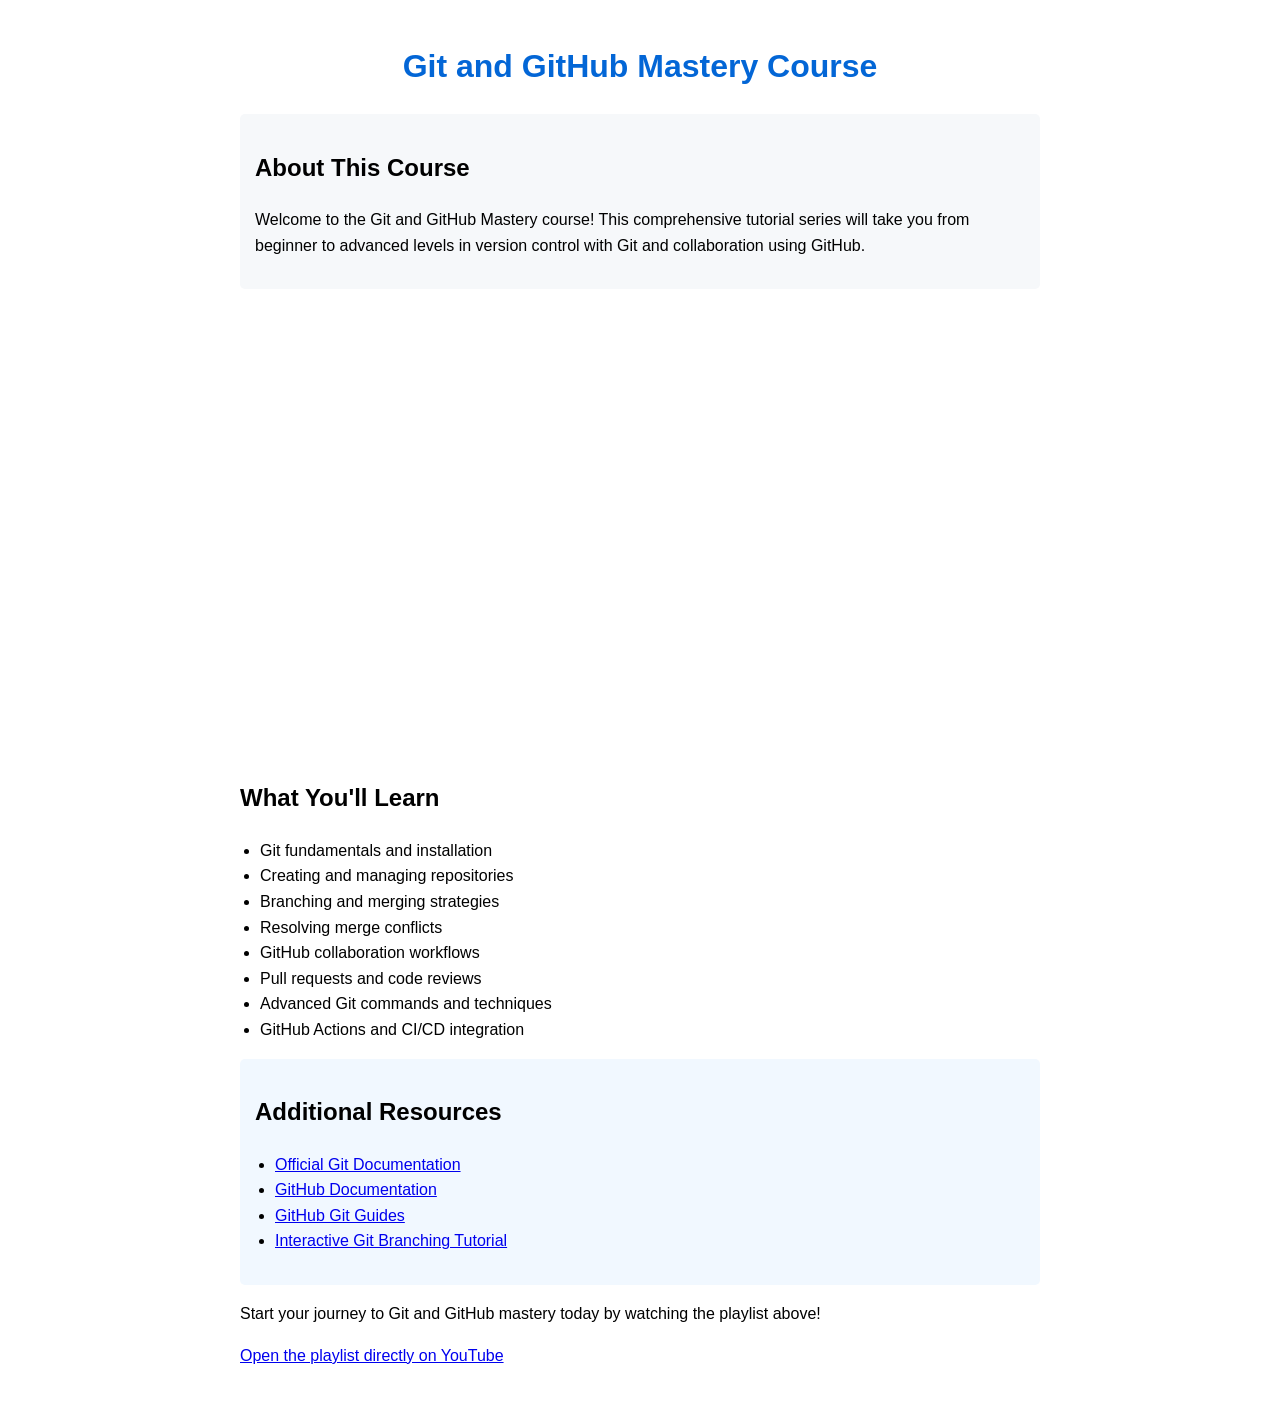
<file: git_course.html>
<!DOCTYPE html>
<html lang="en">
  <head>
    <meta charset="UTF-8" />
    <meta name="viewport" content="width=device-width, initial-scale=1.0" />
    <title>Git and GitHub Mastery Course</title>
    <style>
      body {
        font-family: Arial, sans-serif;
        line-height: 1.6;
        max-width: 800px;
        margin: 0 auto;
        padding: 20px;
      }
      h1 {
        color: #0366d6;
        text-align: center;
      }
      .video-container {
        position: relative;
        padding-bottom: 56.25%;
        height: 0;
        overflow: hidden;
        margin-bottom: 20px;
      }
      .video-container iframe {
        position: absolute;
        top: 0;
        left: 0;
        width: 100%;
        height: 100%;
      }
      .course-info {
        background-color: #f6f8fa;
        padding: 15px;
        border-radius: 5px;
        margin-bottom: 20px;
      }
      .resources {
        background-color: #f1f8ff;
        padding: 15px;
        border-radius: 5px;
      }
      ul {
        padding-left: 20px;
      }
    </style>
  </head>
  <body>
    <h1>Git and GitHub Mastery Course</h1>

    <div class="course-info">
      <h2>About This Course</h2>
      <p>
        Welcome to the Git and GitHub Mastery course! This comprehensive
        tutorial series will take you from beginner to advanced levels in
        version control with Git and collaboration using GitHub.
      </p>
    </div>

    <div class="video-container">
      <iframe
        width="560"
        height="315"
        src="https://www.youtube.com/embed/videoseries?list=PLW7MVar5PPOexKtaynNL28koHwvS3vJbF"
        title="YouTube video player"
        frameborder="0"
        allow="accelerometer; autoplay; clipboard-write; encrypted-media; gyroscope; picture-in-picture"
        allowfullscreen
      >
      </iframe>
    </div>

    <div class="course-content">
      <h2>What You'll Learn</h2>
      <ul>
        <li>Git fundamentals and installation</li>
        <li>Creating and managing repositories</li>
        <li>Branching and merging strategies</li>
        <li>Resolving merge conflicts</li>
        <li>GitHub collaboration workflows</li>
        <li>Pull requests and code reviews</li>
        <li>Advanced Git commands and techniques</li>
        <li>GitHub Actions and CI/CD integration</li>
      </ul>
    </div>

    <div class="resources">
      <h2>Additional Resources</h2>
      <ul>
        <li>
          <a href="https://git-scm.com/doc" target="_blank"
            >Official Git Documentation</a
          >
        </li>
        <li>
          <a href="https://docs.github.com/en" target="_blank"
            >GitHub Documentation</a
          >
        </li>
        <li>
          <a href="https://github.com/git-guides" target="_blank"
            >GitHub Git Guides</a
          >
        </li>
        <li>
          <a href="https://learngitbranching.js.org/" target="_blank"
            >Interactive Git Branching Tutorial</a
          >
        </li>
      </ul>
    </div>

    <footer>
      <p>
        Start your journey to Git and GitHub mastery today by watching the
        playlist above!
      </p>
      <p>
        <a
          href="https://youtube.com/playlist?list=PLW7MVar5PPOexKtaynNL28koHwvS3vJbF&si=8Yb3YAOfuU-3uLmY"
          target="_blank"
          >Open the playlist directly on YouTube</a
        >
      </p>
    </footer>
  </body>
</html>
</file>
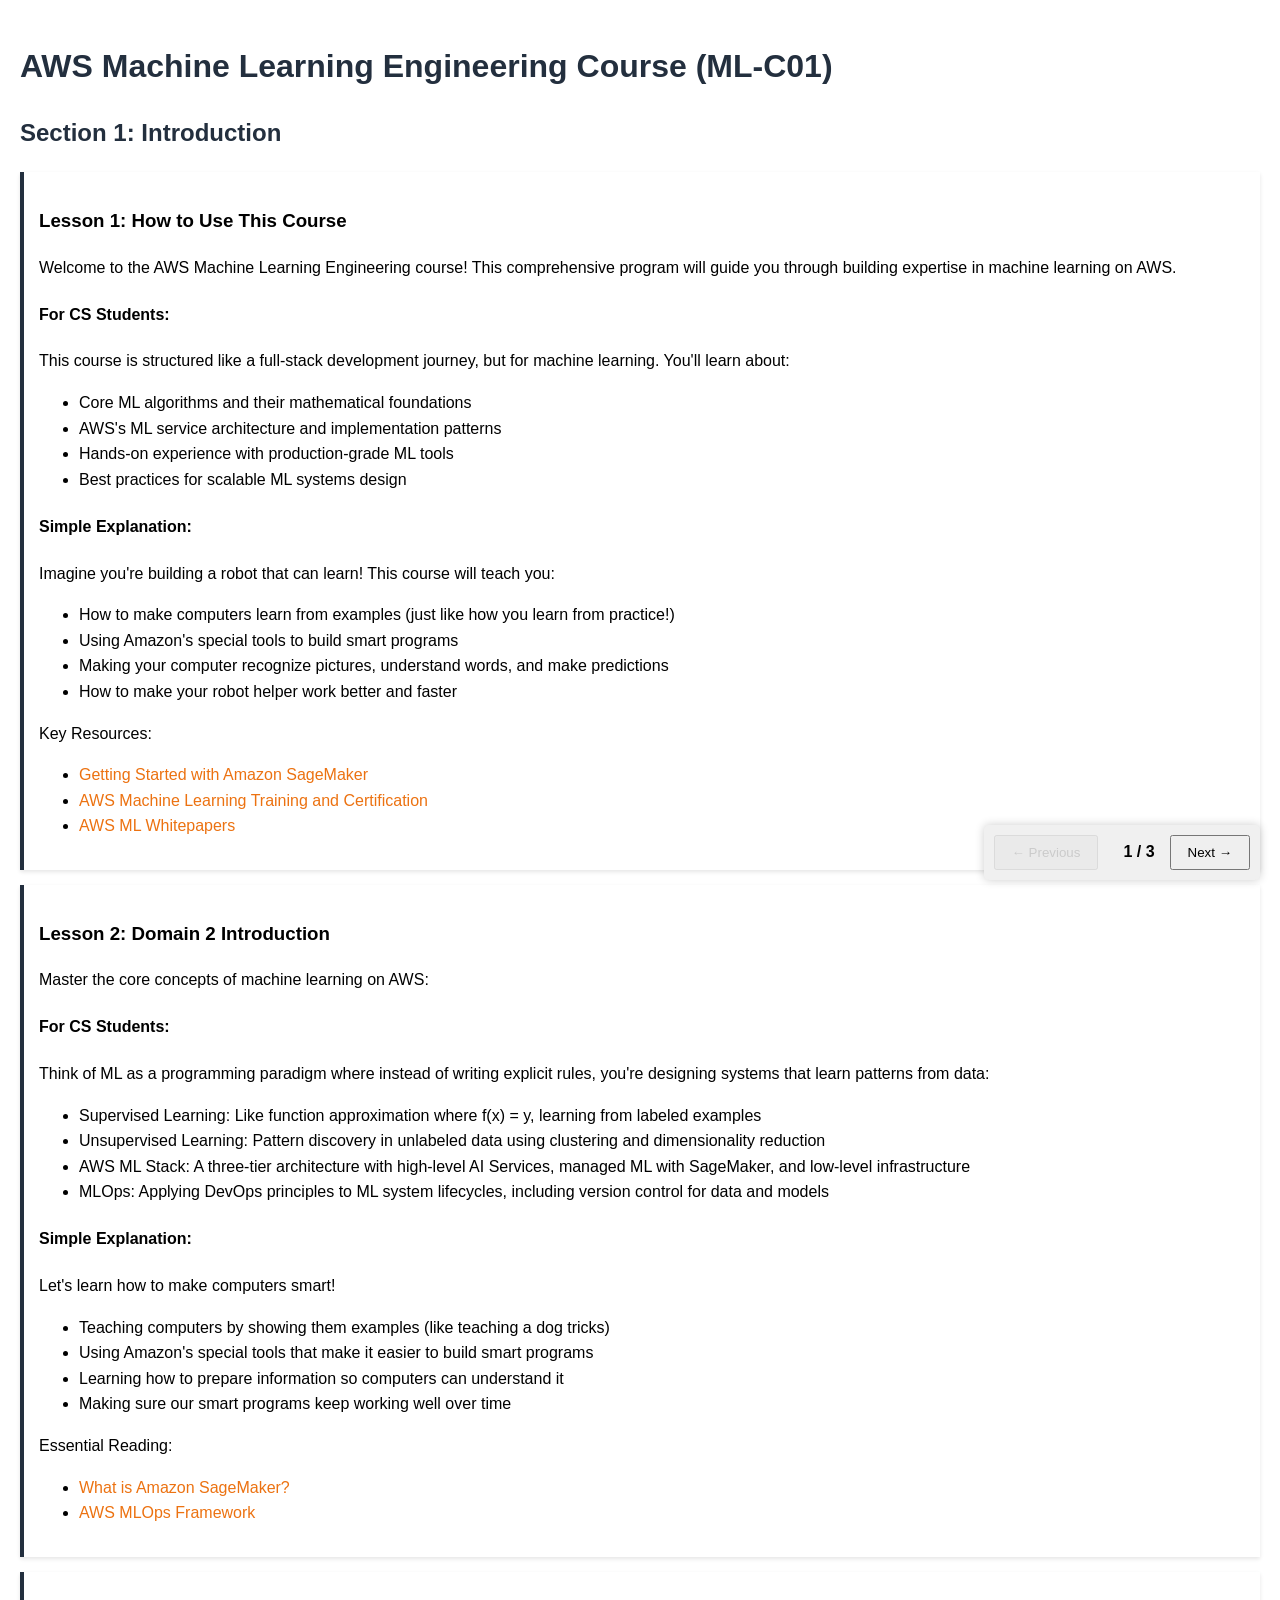
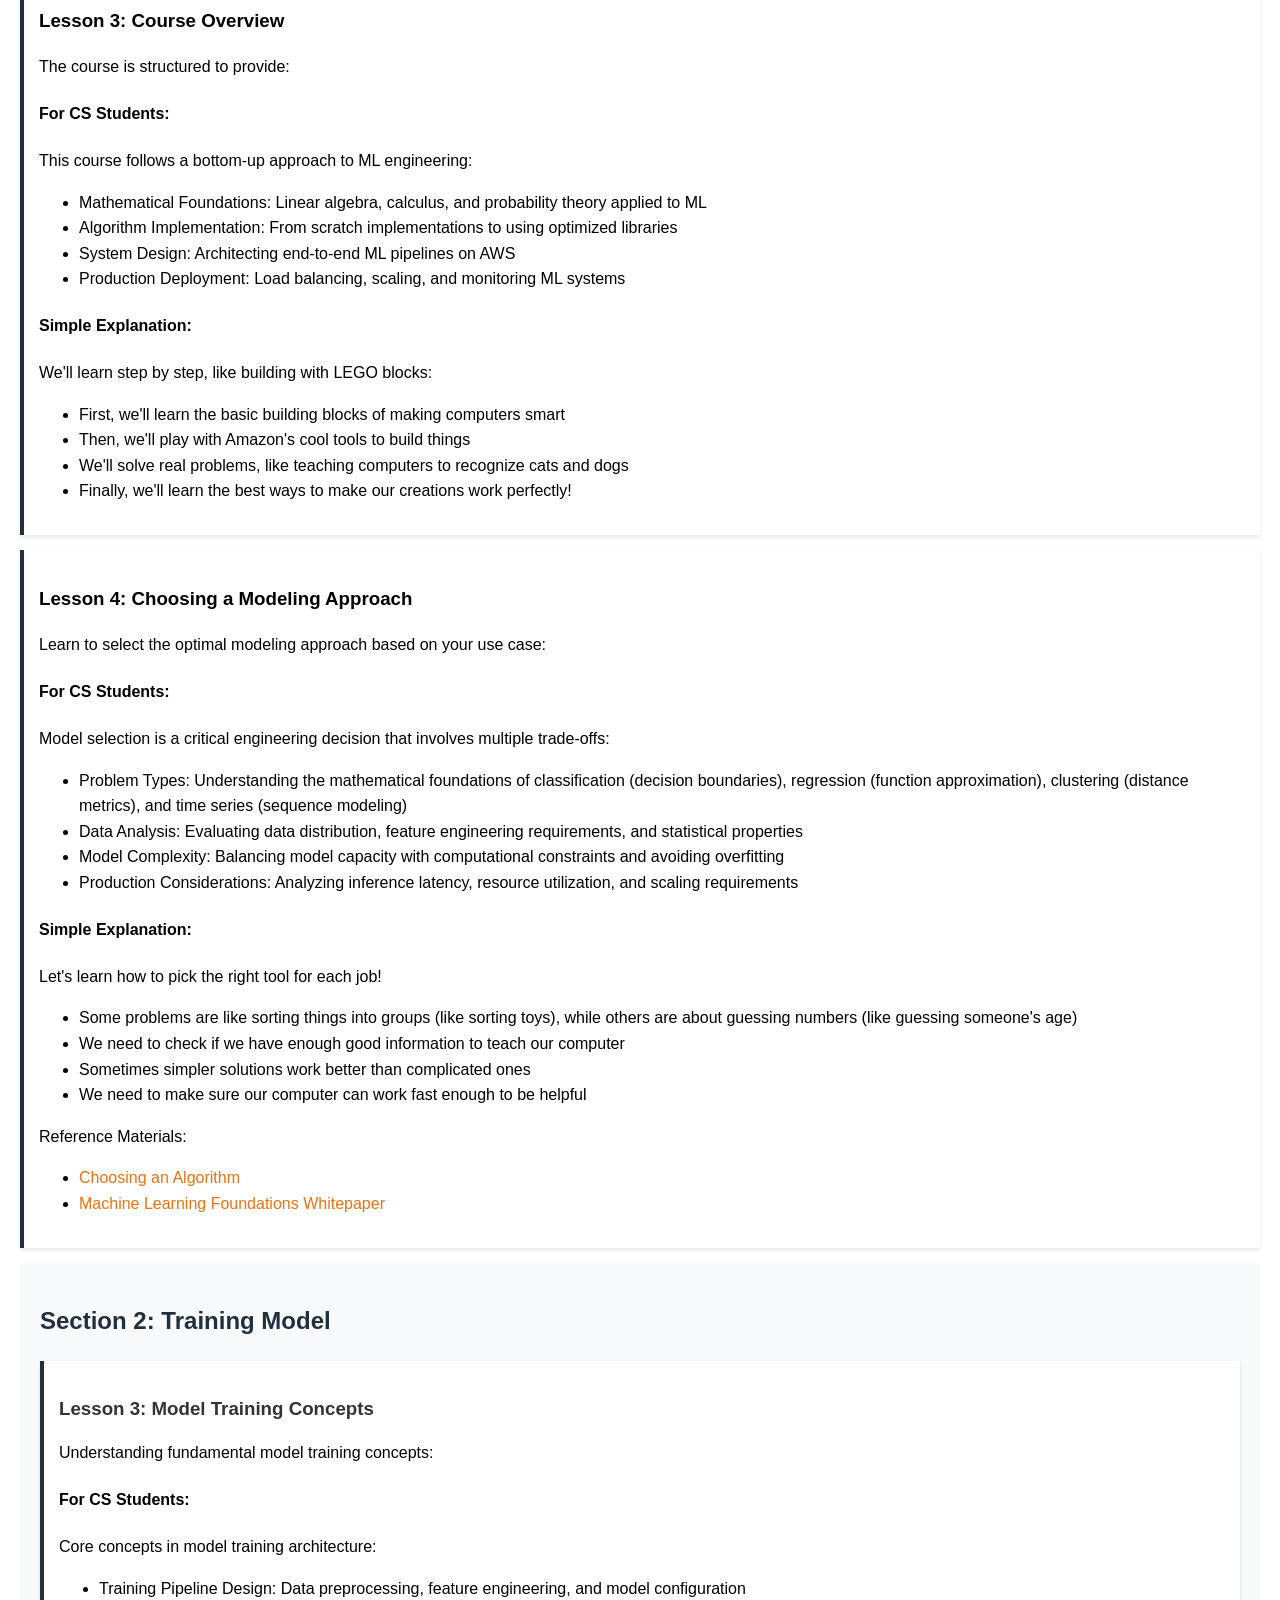
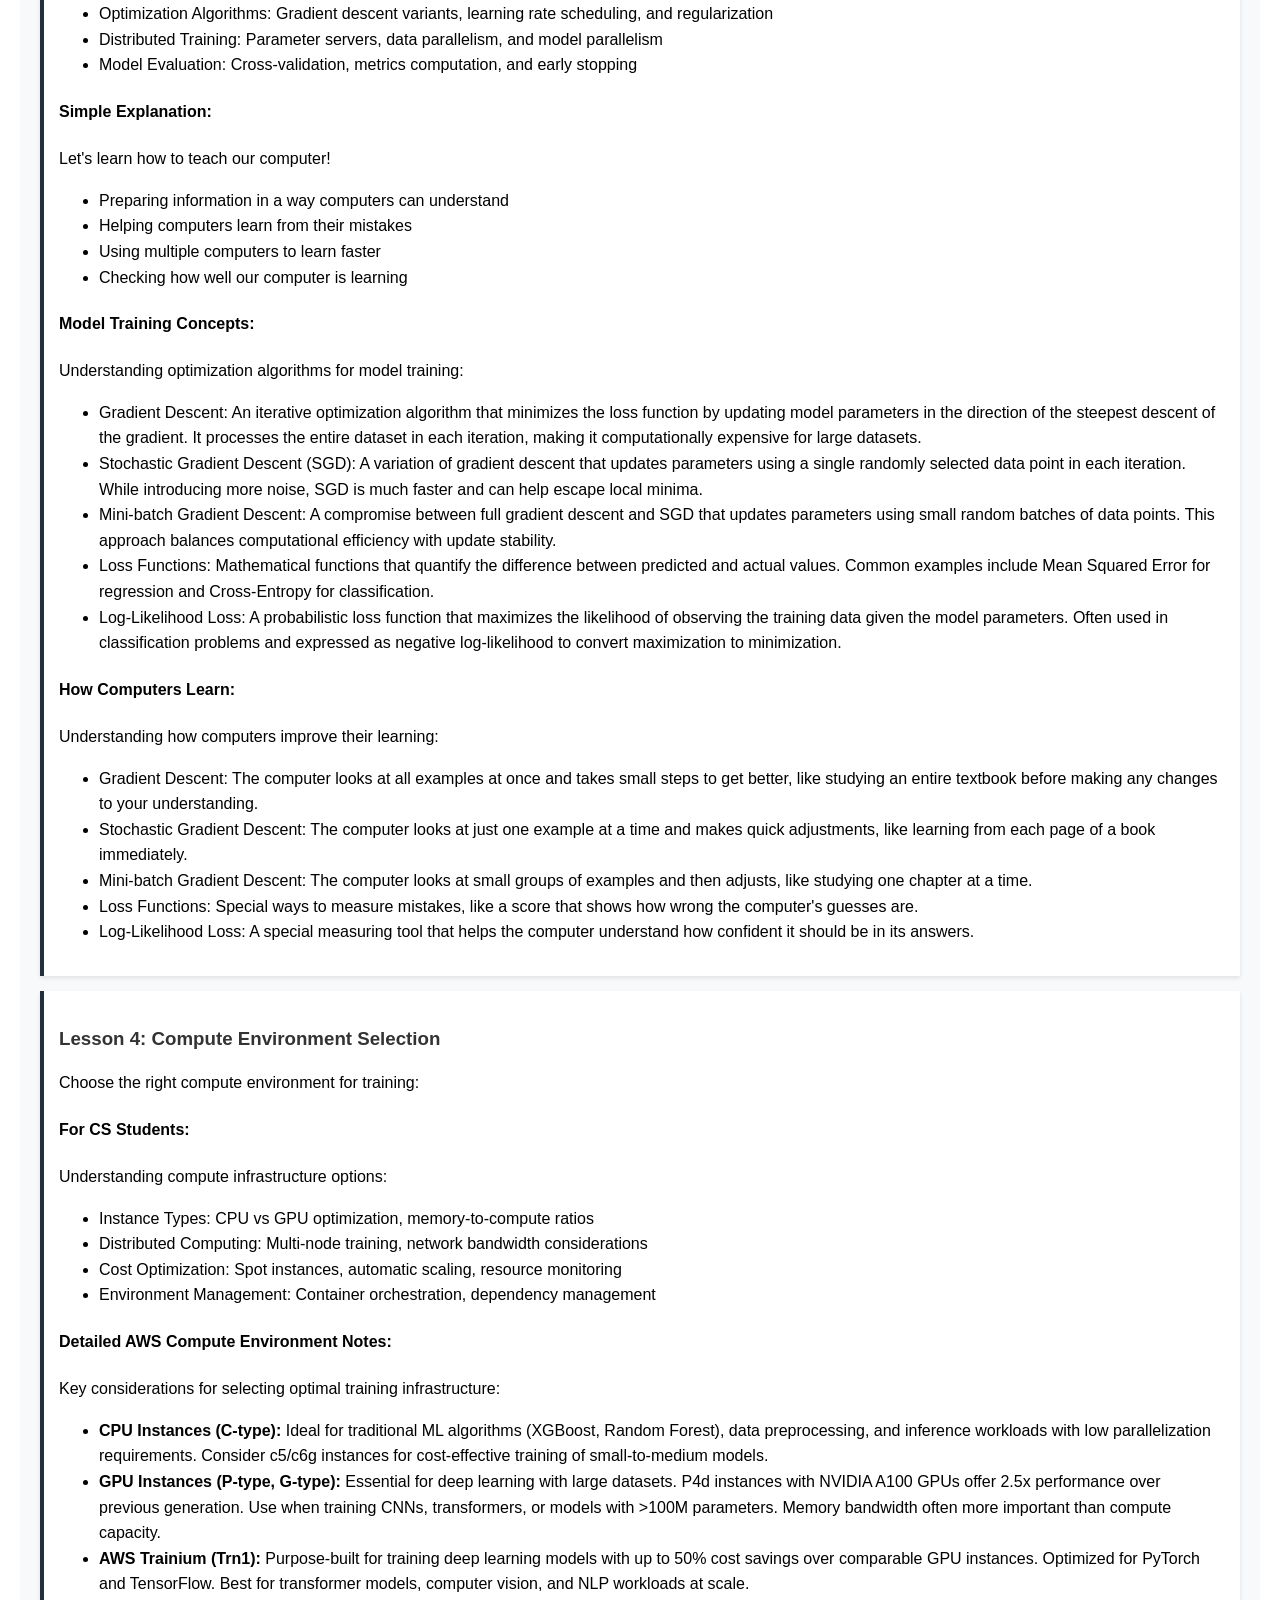
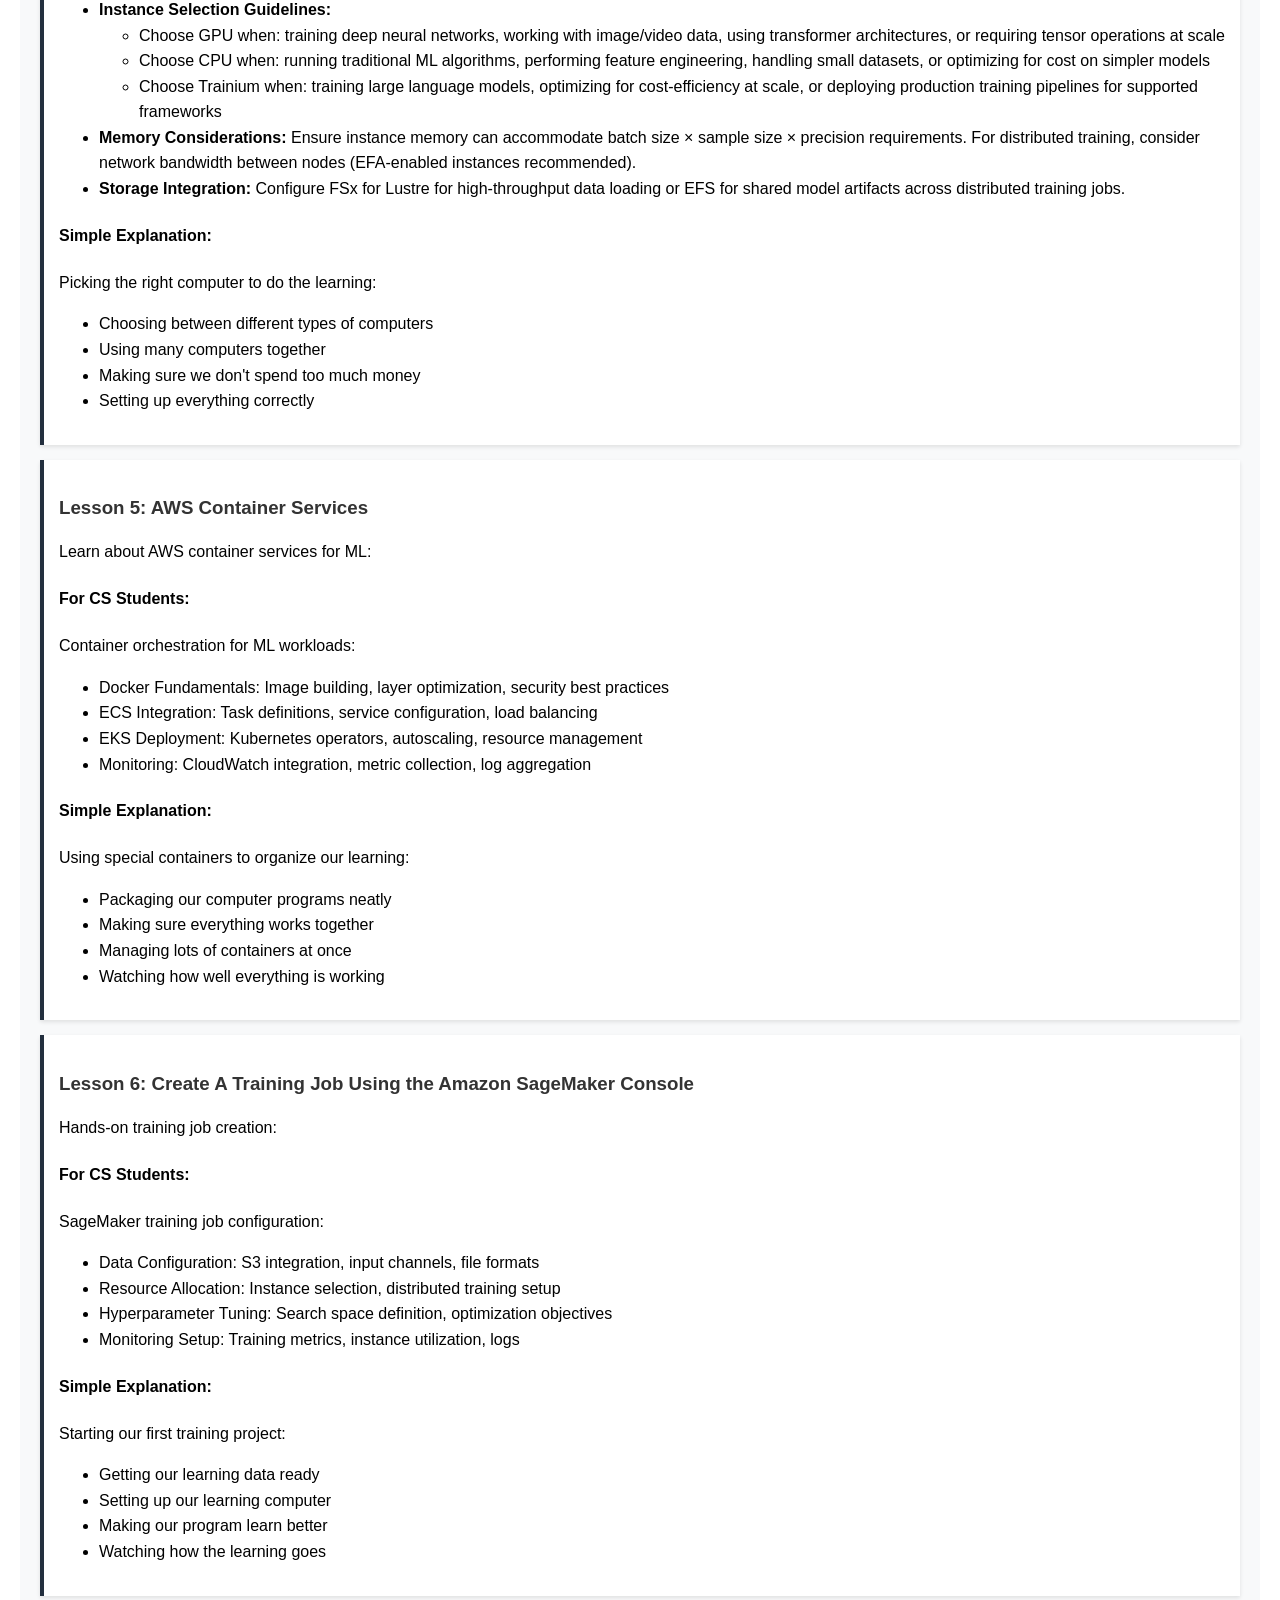
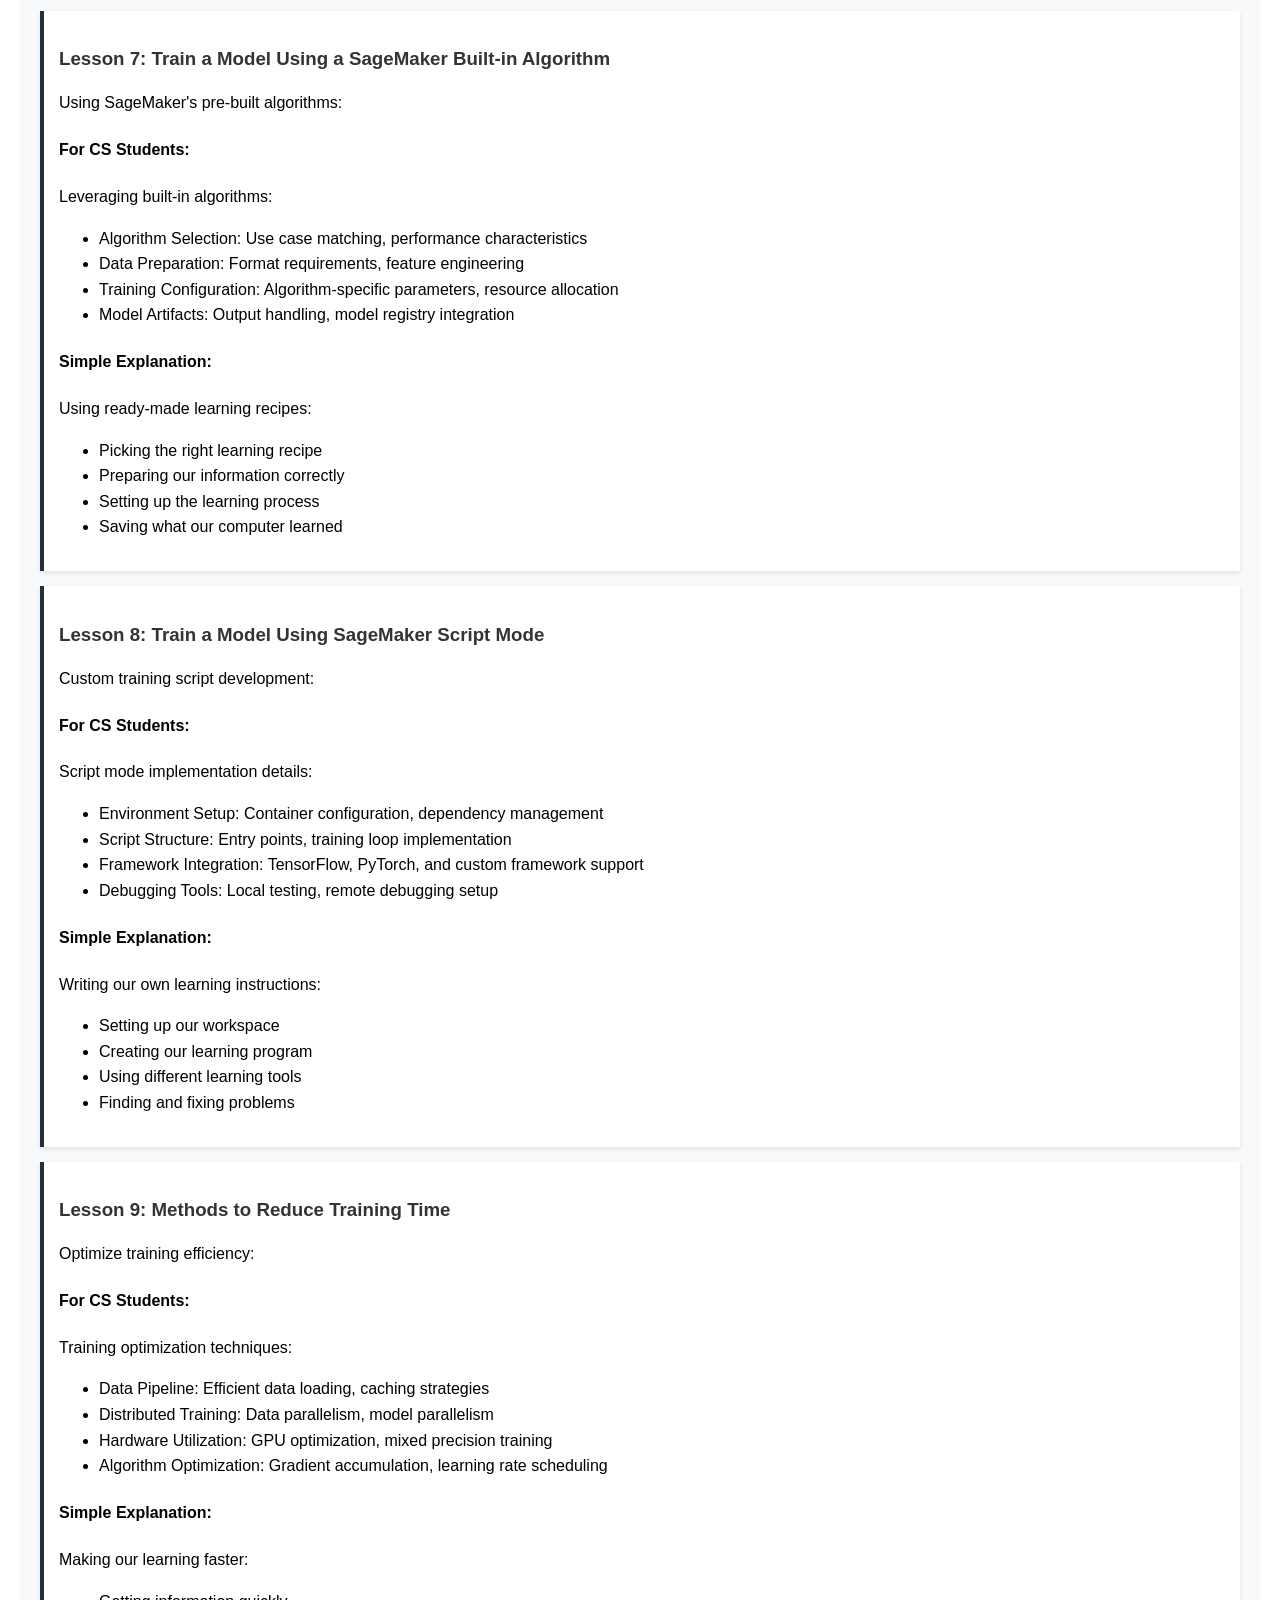
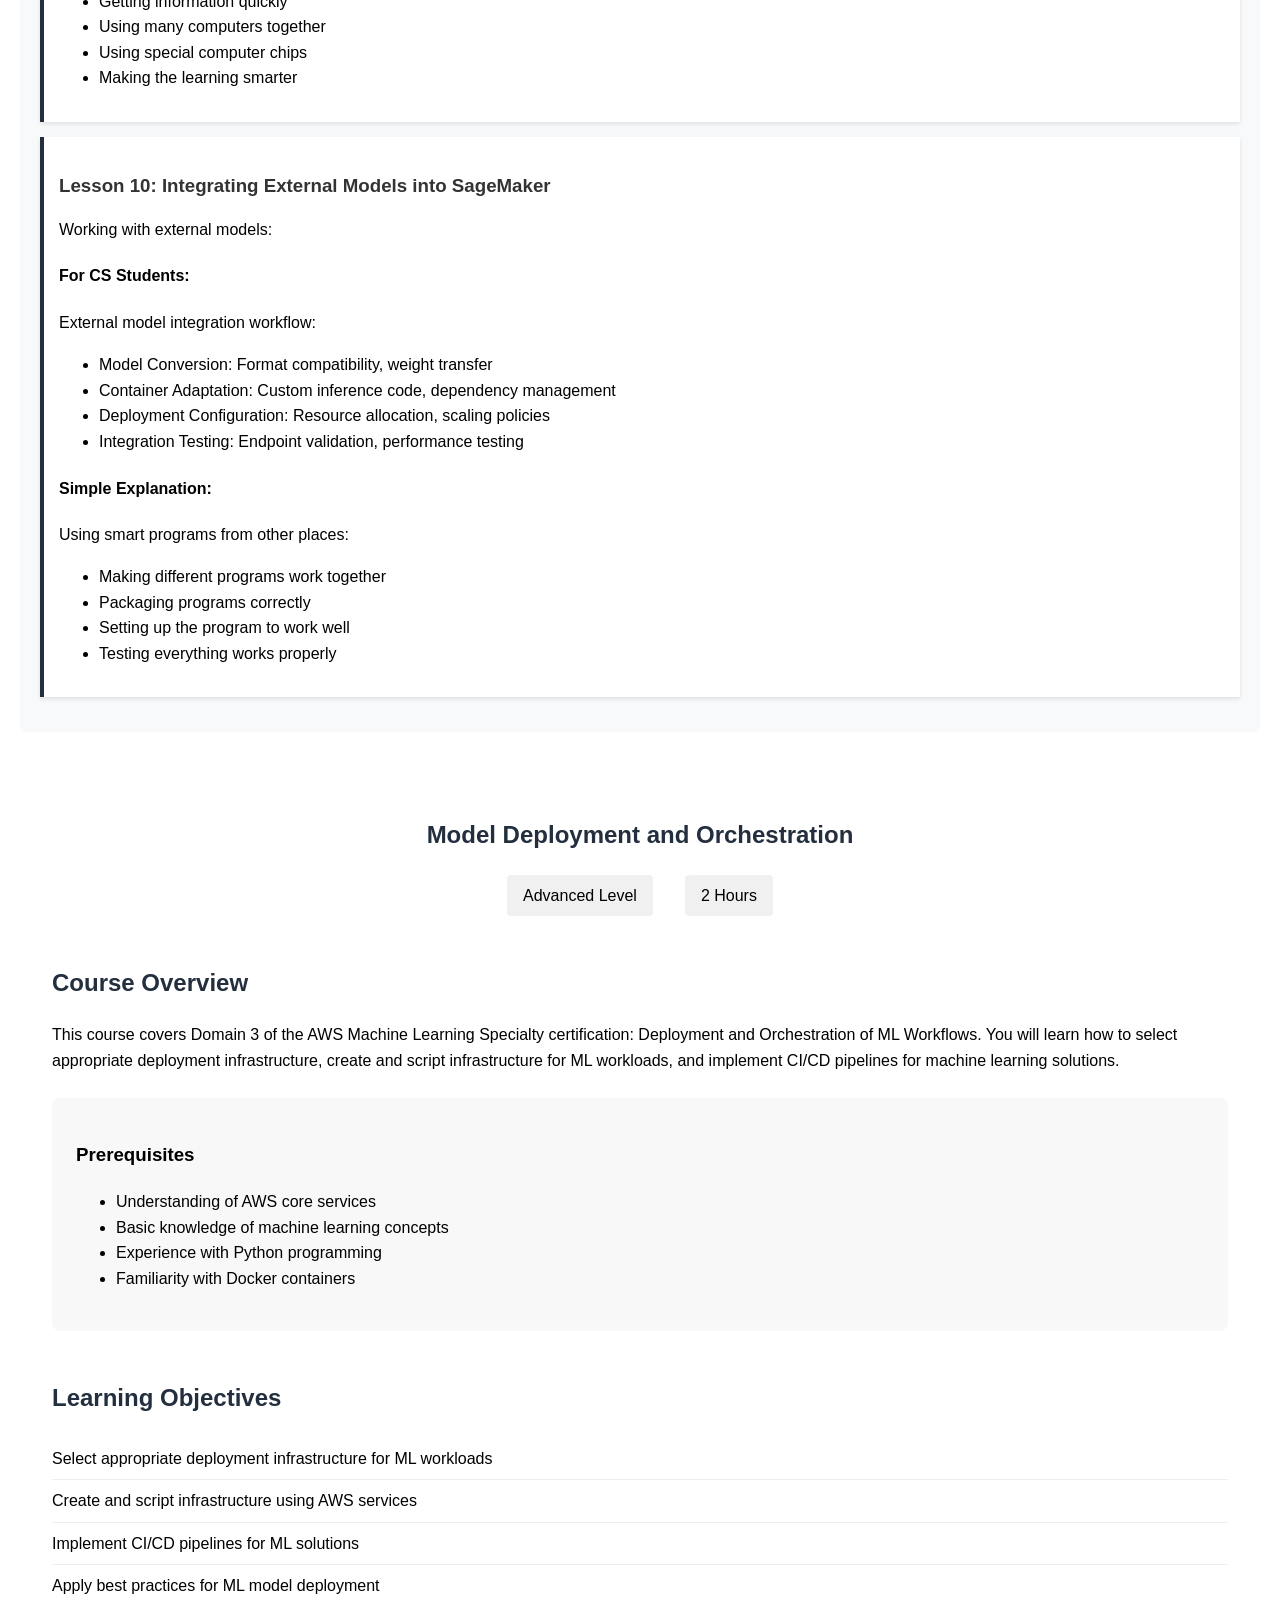
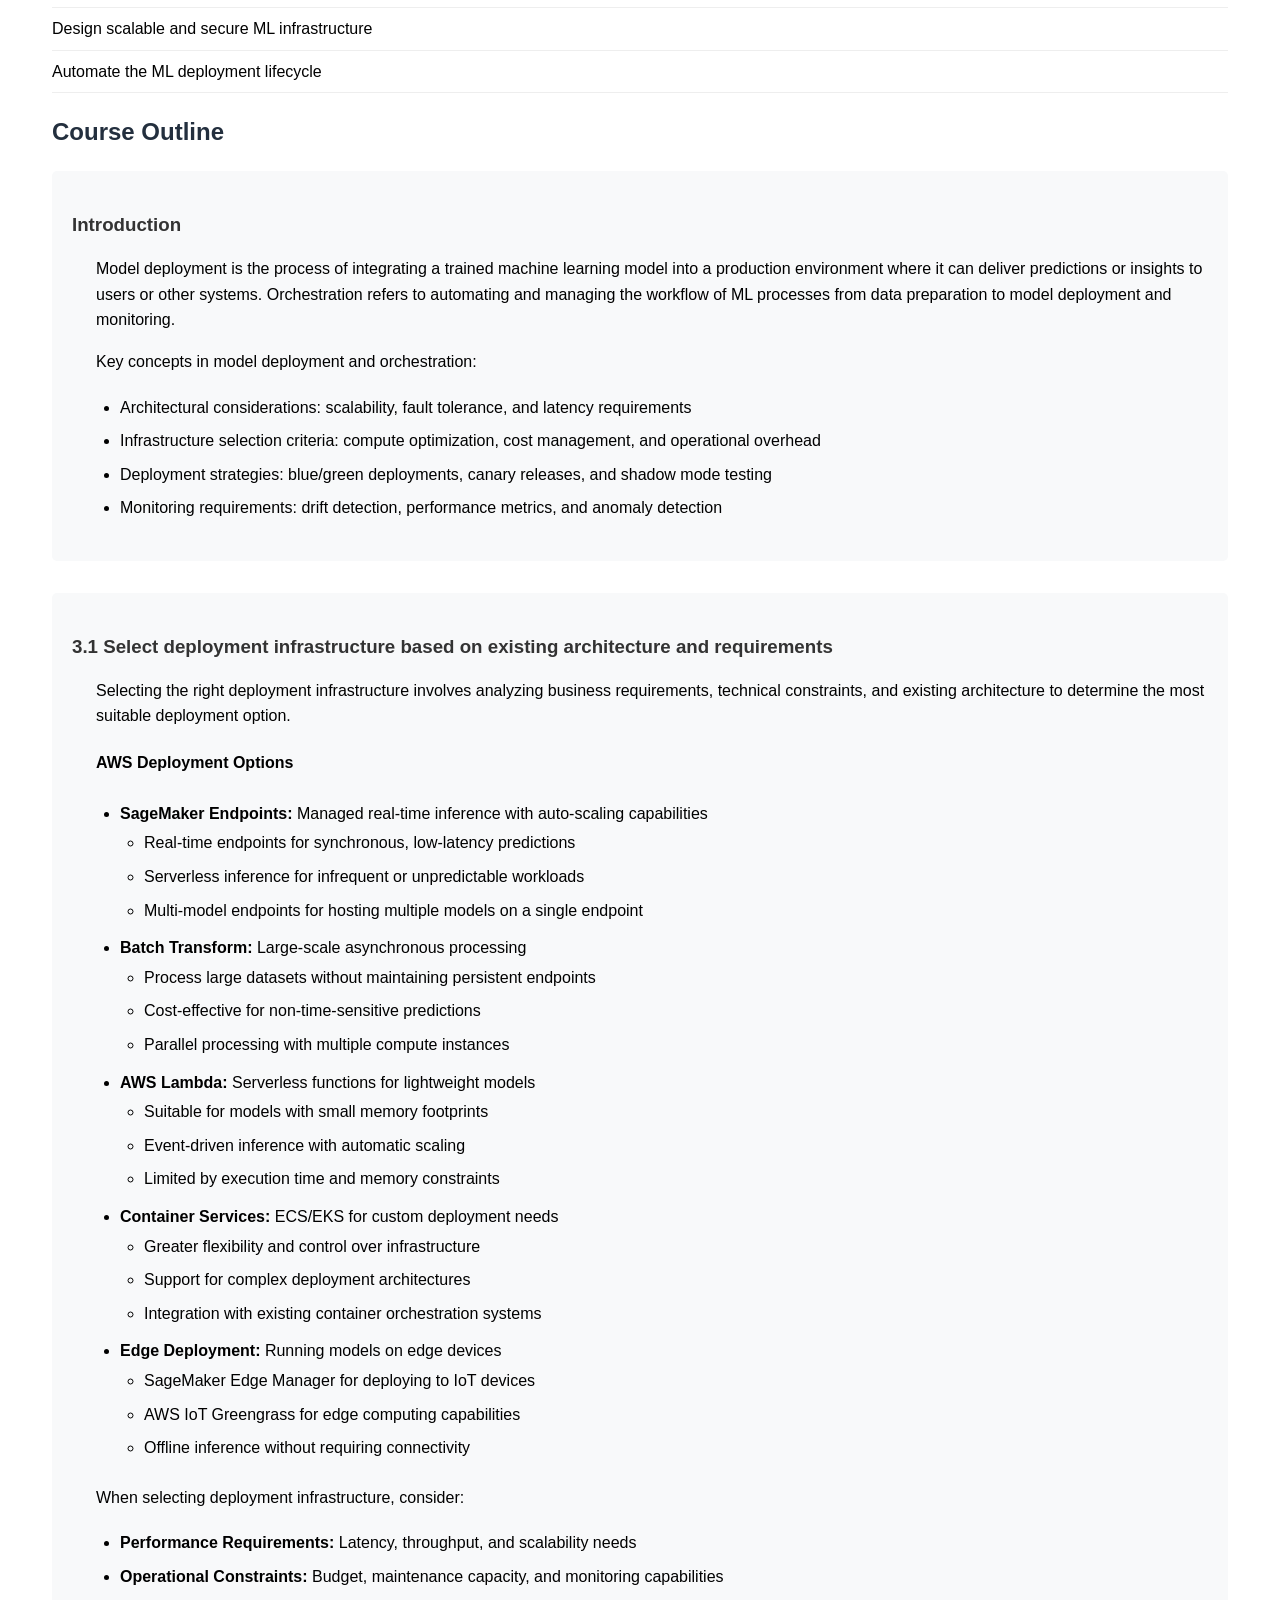
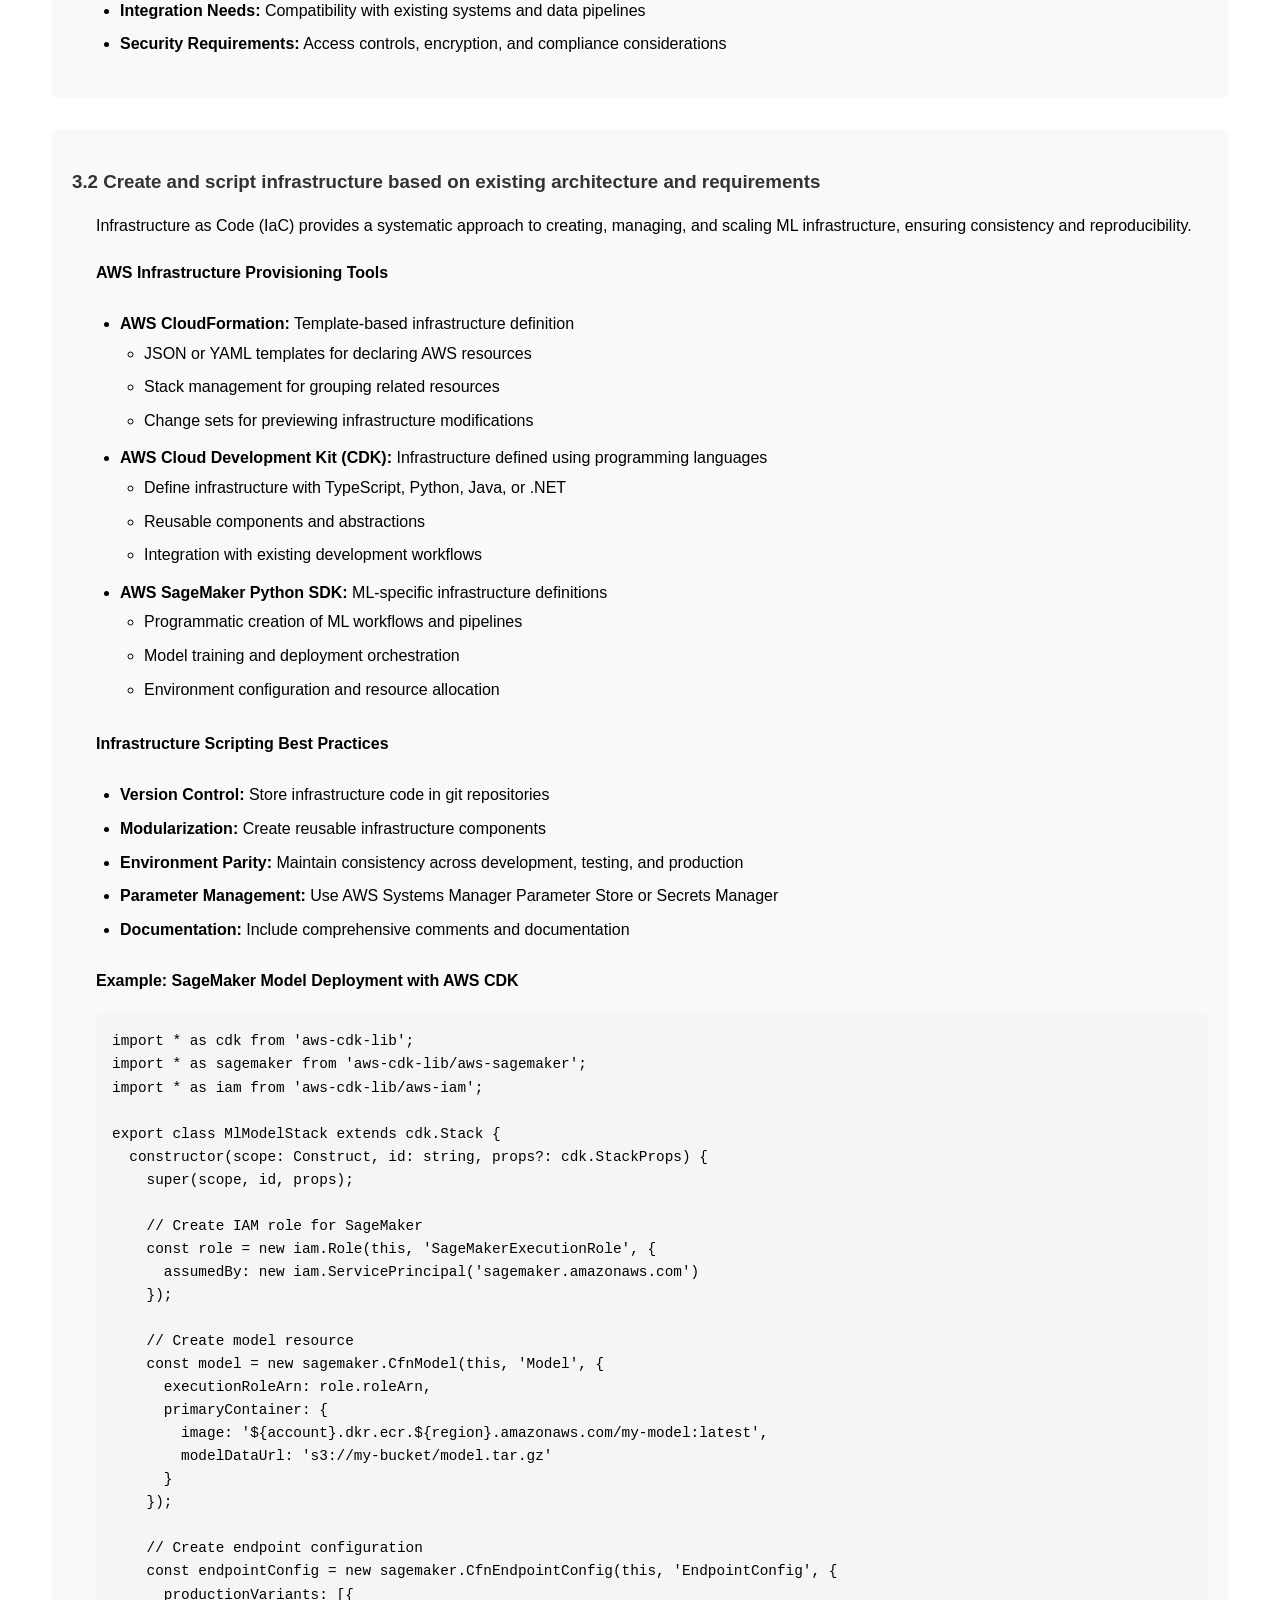
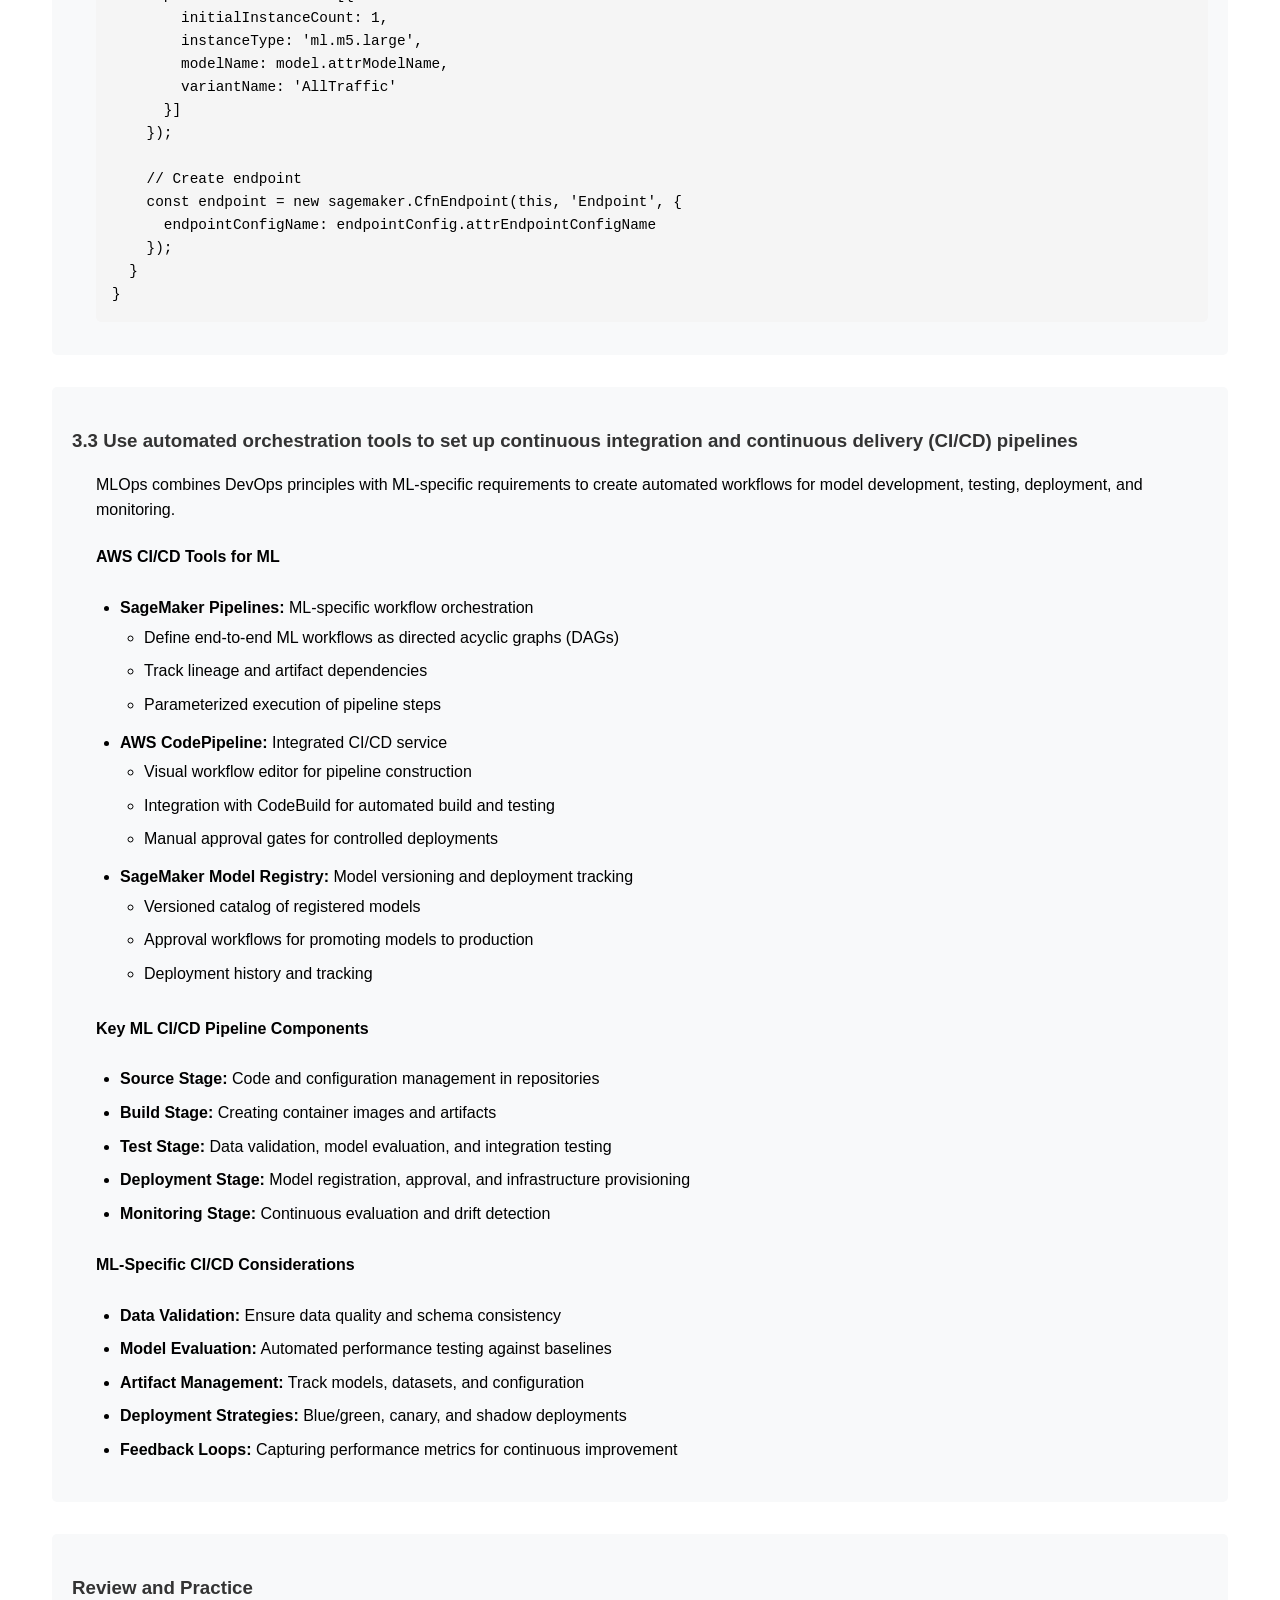
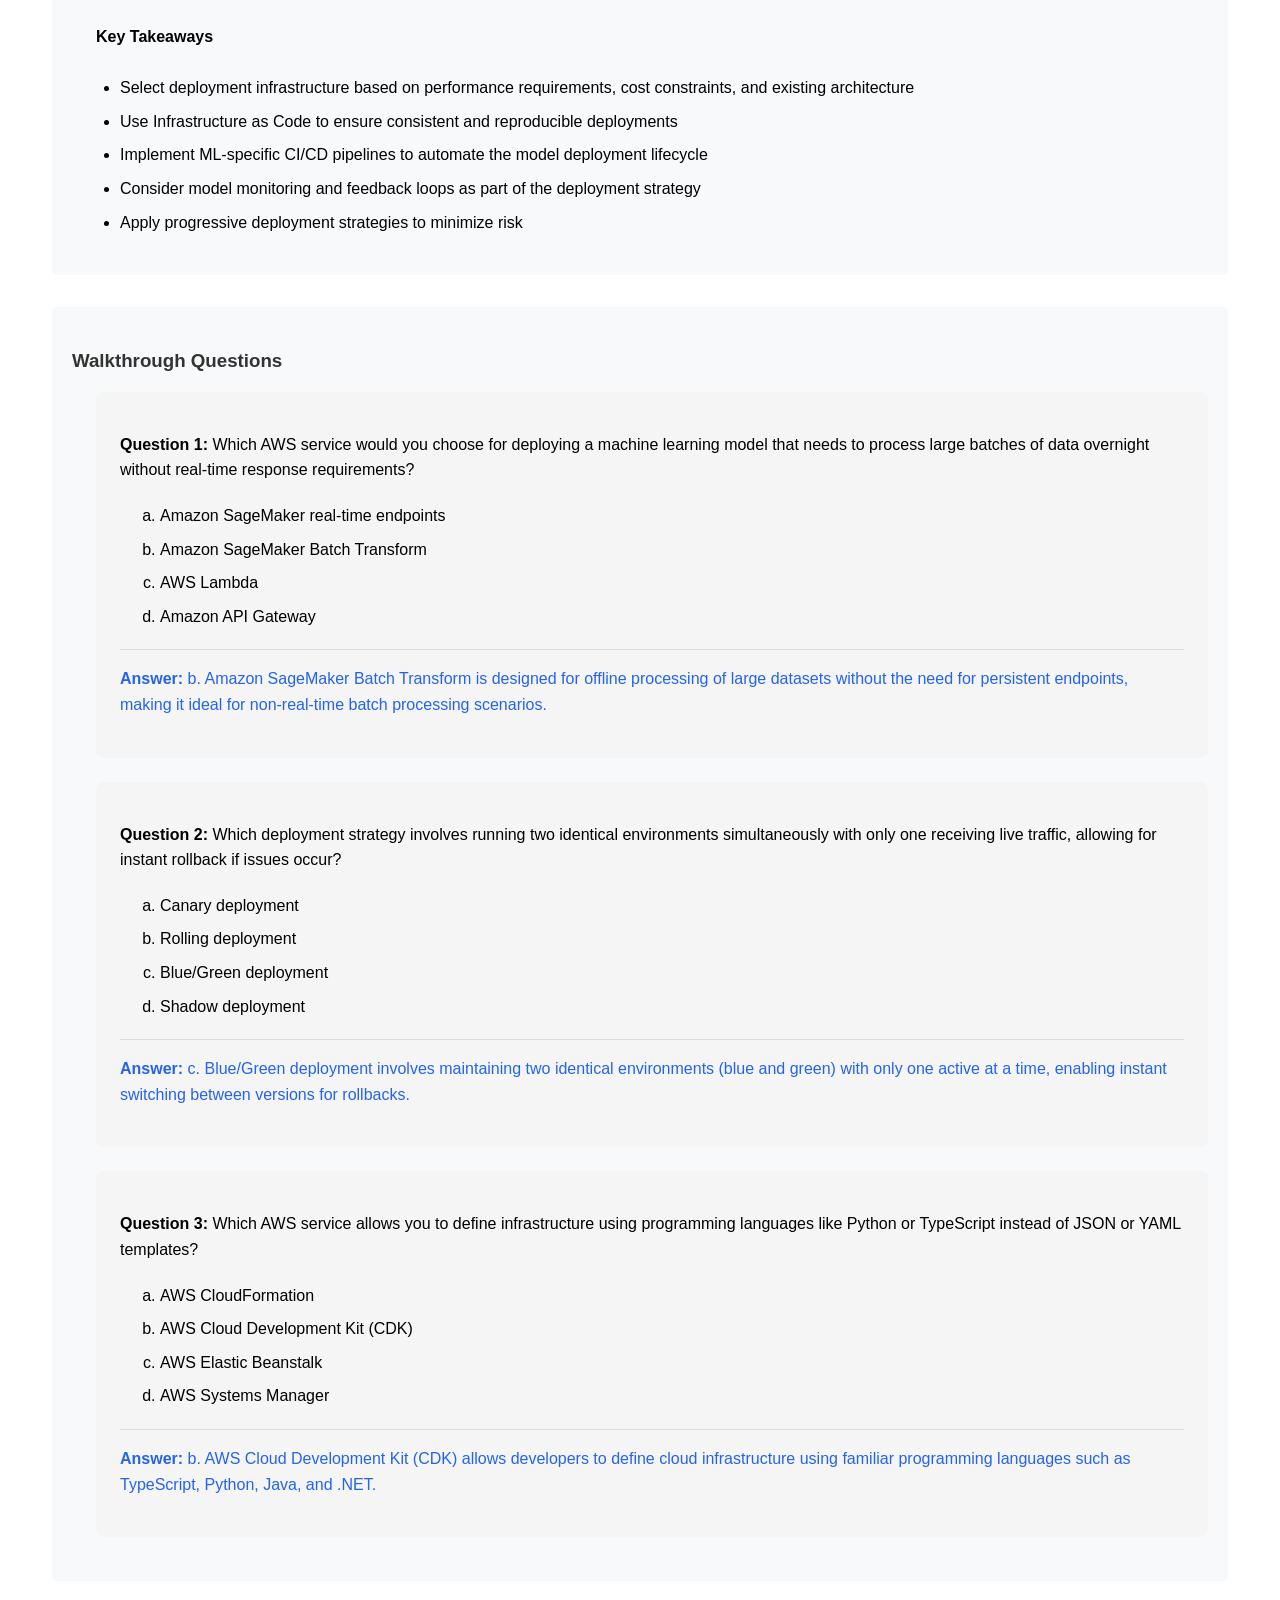
<file: ml_course.html>
<!DOCTYPE html>
<html lang="en">
  <head>
    <meta charset="UTF-8" />
    <meta name="viewport" content="width=device-width, initial-scale=1.0" />
    <title>AWS Machine Learning Engineering Course</title>
    <link rel="stylesheet" href="ml.styles.css" />
    <script src="scriptml.js" defer></script>
  </head>
  <body>
    <h1>AWS Machine Learning Engineering Course (ML-C01)</h1>

    <div fclass="section">
      <h2>Section 1: Introduction</h2>
      <div class="lesson">
        <h3>Lesson 1: How to Use This Course</h3>
        <p>
          Welcome to the AWS Machine Learning Engineering course! This
          comprehensive program will guide you through building expertise in
          machine learning on AWS.
        </p>

        <div class="explanation cs-student">
          <h4>For CS Students:</h4>
          <p>
            This course is structured like a full-stack development journey, but
            for machine learning. You'll learn about:
          </p>
          <ul>
            <li>Core ML algorithms and their mathematical foundations</li>
            <li>AWS's ML service architecture and implementation patterns</li>
            <li>Hands-on experience with production-grade ML tools</li>
            <li>Best practices for scalable ML systems design</li>
          </ul>
        </div>

        <div class="explanation simple">
          <h4>Simple Explanation:</h4>
          <p>
            Imagine you're building a robot that can learn! This course will
            teach you:
          </p>
          <ul>
            <li>
              How to make computers learn from examples (just like how you learn
              from practice!)
            </li>
            <li>Using Amazon's special tools to build smart programs</li>
            <li>
              Making your computer recognize pictures, understand words, and
              make predictions
            </li>
            <li>How to make your robot helper work better and faster</li>
          </ul>
        </div>
        <p>Key Resources:</p>
        <ul>
          <li>
            <a
              href="https://docs.aws.amazon.com/sagemaker/latest/dg/gs.html"
              class="aws-link"
              >Getting Started with Amazon SageMaker</a
            >
          </li>
          <li>
            <a
              href="https://aws.amazon.com/training/learn-about/machine-learning/"
              class="aws-link"
              >AWS Machine Learning Training and Certification</a
            >
          </li>
          <li>
            <a
              href="https://aws.amazon.com/whitepapers/?whitepapers-main.sort-by=item.additionalFields.sortDate&whitepapers-main.sort-order=desc&awsf.whitepapers-content-type=*all&awsf.whitepapers-tech-category=tech-category%23ai-ml"
              class="aws-link"
              >AWS ML Whitepapers</a
            >
          </li>
        </ul>
      </div>

      <div class="lesson">
        <h3>Lesson 2: Domain 2 Introduction</h3>
        <p>Master the core concepts of machine learning on AWS:</p>

        <div class="explanation cs-student">
          <h4>For CS Students:</h4>
          <p>
            Think of ML as a programming paradigm where instead of writing
            explicit rules, you're designing systems that learn patterns from
            data:
          </p>
          <ul>
            <li>
              Supervised Learning: Like function approximation where f(x) = y,
              learning from labeled examples
            </li>
            <li>
              Unsupervised Learning: Pattern discovery in unlabeled data using
              clustering and dimensionality reduction
            </li>
            <li>
              AWS ML Stack: A three-tier architecture with high-level AI
              Services, managed ML with SageMaker, and low-level infrastructure
            </li>
            <li>
              MLOps: Applying DevOps principles to ML system lifecycles,
              including version control for data and models
            </li>
          </ul>
        </div>

        <div class="explanation simple">
          <h4>Simple Explanation:</h4>
          <p>Let's learn how to make computers smart!</p>
          <ul>
            <li>
              Teaching computers by showing them examples (like teaching a dog
              tricks)
            </li>
            <li>
              Using Amazon's special tools that make it easier to build smart
              programs
            </li>
            <li>
              Learning how to prepare information so computers can understand it
            </li>
            <li>Making sure our smart programs keep working well over time</li>
          </ul>
        </div>
        <p>Essential Reading:</p>
        <ul>
          <li>
            <a
              href="https://docs.aws.amazon.com/sagemaker/latest/dg/whatis.html"
              class="aws-link"
              >What is Amazon SageMaker?</a
            >
          </li>
          <li>
            <a
              href="https://aws.amazon.com/machine-learning/mlops/"
              class="aws-link"
              >AWS MLOps Framework</a
            >
          </li>
        </ul>
      </div>

      <div class="lesson">
        <h3>Lesson 3: Course Overview</h3>
        <p>The course is structured to provide:</p>

        <div class="explanation cs-student">
          <h4>For CS Students:</h4>
          <p>This course follows a bottom-up approach to ML engineering:</p>
          <ul>
            <li>
              Mathematical Foundations: Linear algebra, calculus, and
              probability theory applied to ML
            </li>
            <li>
              Algorithm Implementation: From scratch implementations to using
              optimized libraries
            </li>
            <li>System Design: Architecting end-to-end ML pipelines on AWS</li>
            <li>
              Production Deployment: Load balancing, scaling, and monitoring ML
              systems
            </li>
          </ul>
        </div>

        <div class="explanation simple">
          <h4>Simple Explanation:</h4>
          <p>We'll learn step by step, like building with LEGO blocks:</p>
          <ul>
            <li>
              First, we'll learn the basic building blocks of making computers
              smart
            </li>
            <li>Then, we'll play with Amazon's cool tools to build things</li>
            <li>
              We'll solve real problems, like teaching computers to recognize
              cats and dogs
            </li>
            <li>
              Finally, we'll learn the best ways to make our creations work
              perfectly!
            </li>
          </ul>
        </div>
      </div>

      <div class="lesson">
        <h3>Lesson 4: Choosing a Modeling Approach</h3>
        <p>
          Learn to select the optimal modeling approach based on your use case:
        </p>

        <div class="explanation cs-student">
          <h4>For CS Students:</h4>
          <p>
            Model selection is a critical engineering decision that involves
            multiple trade-offs:
          </p>
          <ul>
            <li>
              Problem Types: Understanding the mathematical foundations of
              classification (decision boundaries), regression (function
              approximation), clustering (distance metrics), and time series
              (sequence modeling)
            </li>
            <li>
              Data Analysis: Evaluating data distribution, feature engineering
              requirements, and statistical properties
            </li>
            <li>
              Model Complexity: Balancing model capacity with computational
              constraints and avoiding overfitting
            </li>
            <li>
              Production Considerations: Analyzing inference latency, resource
              utilization, and scaling requirements
            </li>
          </ul>
        </div>

        <div class="explanation simple">
          <h4>Simple Explanation:</h4>
          <p>Let's learn how to pick the right tool for each job!</p>
          <ul>
            <li>
              Some problems are like sorting things into groups (like sorting
              toys), while others are about guessing numbers (like guessing
              someone's age)
            </li>
            <li>
              We need to check if we have enough good information to teach our
              computer
            </li>
            <li>
              Sometimes simpler solutions work better than complicated ones
            </li>
            <li>
              We need to make sure our computer can work fast enough to be
              helpful
            </li>
          </ul>
        </div>
        <p>Reference Materials:</p>
        <ul>
          <li>
            <a
              href="https://docs.aws.amazon.com/sagemaker/latest/dg/algorithms-choose.html"
              class="aws-link"
              >Choosing an Algorithm</a
            >
          </li>
          <li>
            <a
              href="https://d1.awsstatic.com/whitepapers/machine-learning-foundations.pdf"
              class="aws-link"
              >Machine Learning Foundations Whitepaper</a
            >
          </li>
        </ul>
      </div>
    </div>

    <div class="section">
      <h2>Section 2: Training Model</h2>
      <div class="lesson">
        <h3>Lesson 3: Model Training Concepts</h3>
        <p>Understanding fundamental model training concepts:</p>

        <div class="explanation cs-student">
          <h4>For CS Students:</h4>
          <p>Core concepts in model training architecture:</p>
          <ul>
            <li>
              Training Pipeline Design: Data preprocessing, feature engineering,
              and model configuration
            </li>
            <li>
              Optimization Algorithms: Gradient descent variants, learning rate
              scheduling, and regularization
            </li>
            <li>
              Distributed Training: Parameter servers, data parallelism, and
              model parallelism
            </li>
            <li>
              Model Evaluation: Cross-validation, metrics computation, and early
              stopping
            </li>
          </ul>
          <h4>Simple Explanation:</h4>
          <p>Let's learn how to teach our computer!</p>
          <ul>
            <li>Preparing information in a way computers can understand</li>
            <li>Helping computers learn from their mistakes</li>
            <li>Using multiple computers to learn faster</li>
            <li>Checking how well our computer is learning</li>
          </ul>
          <h4>Model Training Concepts:</h4>
          <p>Understanding optimization algorithms for model training:</p>
          <ul>
            <li>
              Gradient Descent: An iterative optimization algorithm that
              minimizes the loss function by updating model parameters in the
              direction of the steepest descent of the gradient. It processes
              the entire dataset in each iteration, making it computationally
              expensive for large datasets.
            </li>
            <li>
              Stochastic Gradient Descent (SGD): A variation of gradient descent
              that updates parameters using a single randomly selected data
              point in each iteration. While introducing more noise, SGD is much
              faster and can help escape local minima.
            </li>
            <li>
              Mini-batch Gradient Descent: A compromise between full gradient
              descent and SGD that updates parameters using small random batches
              of data points. This approach balances computational efficiency
              with update stability.
            </li>
            <li>
              Loss Functions: Mathematical functions that quantify the
              difference between predicted and actual values. Common examples
              include Mean Squared Error for regression and Cross-Entropy for
              classification.
            </li>
            <li>
              Log-Likelihood Loss: A probabilistic loss function that maximizes
              the likelihood of observing the training data given the model
              parameters. Often used in classification problems and expressed as
              negative log-likelihood to convert maximization to minimization.
            </li>
          </ul>
        </div>

        <div class="explanation simple">
          <h4>How Computers Learn:</h4>
          <p>Understanding how computers improve their learning:</p>
          <ul>
            <li>
              Gradient Descent: The computer looks at all examples at once and
              takes small steps to get better, like studying an entire textbook
              before making any changes to your understanding.
            </li>
            <li>
              Stochastic Gradient Descent: The computer looks at just one
              example at a time and makes quick adjustments, like learning from
              each page of a book immediately.
            </li>
            <li>
              Mini-batch Gradient Descent: The computer looks at small groups of
              examples and then adjusts, like studying one chapter at a time.
            </li>
            <li>
              Loss Functions: Special ways to measure mistakes, like a score
              that shows how wrong the computer's guesses are.
            </li>
            <li>
              Log-Likelihood Loss: A special measuring tool that helps the
              computer understand how confident it should be in its answers.
            </li>
          </ul>
        </div>
      </div>

      <div class="lesson">
        <h3>Lesson 4: Compute Environment Selection</h3>
        <p>Choose the right compute environment for training:</p>

        <div class="explanation cs-student">
          <h4>For CS Students:</h4>
          <p>Understanding compute infrastructure options:</p>
          <ul>
            <li>
              Instance Types: CPU vs GPU optimization, memory-to-compute ratios
            </li>
            <li>
              Distributed Computing: Multi-node training, network bandwidth
              considerations
            </li>
            <li>
              Cost Optimization: Spot instances, automatic scaling, resource
              monitoring
            </li>
            <li>
              Environment Management: Container orchestration, dependency
              management
            </li>
          </ul>
          <!-- Additional detailed notes for ML engineering students -->
          <h4>Detailed AWS Compute Environment Notes:</h4>
          <p>
            Key considerations for selecting optimal training infrastructure:
          </p>
          <ul>
            <li>
              <strong>CPU Instances (C-type):</strong> Ideal for traditional ML
              algorithms (XGBoost, Random Forest), data preprocessing, and
              inference workloads with low parallelization requirements.
              Consider c5/c6g instances for cost-effective training of
              small-to-medium models.
            </li>
            <li>
              <strong>GPU Instances (P-type, G-type):</strong> Essential for
              deep learning with large datasets. P4d instances with NVIDIA A100
              GPUs offer 2.5x performance over previous generation. Use when
              training CNNs, transformers, or models with >100M parameters.
              Memory bandwidth often more important than compute capacity.
            </li>
            <li>
              <strong>AWS Trainium (Trn1):</strong> Purpose-built for training
              deep learning models with up to 50% cost savings over comparable
              GPU instances. Optimized for PyTorch and TensorFlow. Best for
              transformer models, computer vision, and NLP workloads at scale.
            </li>
            <li>
              <strong>Instance Selection Guidelines:</strong>
              <ul>
                <li>
                  Choose GPU when: training deep neural networks, working with
                  image/video data, using transformer architectures, or
                  requiring tensor operations at scale
                </li>
                <li>
                  Choose CPU when: running traditional ML algorithms, performing
                  feature engineering, handling small datasets, or optimizing
                  for cost on simpler models
                </li>
                <li>
                  Choose Trainium when: training large language models,
                  optimizing for cost-efficiency at scale, or deploying
                  production training pipelines for supported frameworks
                </li>
              </ul>
            </li>
            <li>
              <strong>Memory Considerations:</strong> Ensure instance memory can
              accommodate batch size × sample size × precision requirements. For
              distributed training, consider network bandwidth between nodes
              (EFA-enabled instances recommended).
            </li>
            <li>
              <strong>Storage Integration:</strong> Configure FSx for Lustre for
              high-throughput data loading or EFS for shared model artifacts
              across distributed training jobs.
            </li>
          </ul>
        </div>

        <div class="explanation simple">
          <h4>Simple Explanation:</h4>
          <p>Picking the right computer to do the learning:</p>
          <ul>
            <li>Choosing between different types of computers</li>
            <li>Using many computers together</li>
            <li>Making sure we don't spend too much money</li>
            <li>Setting up everything correctly</li>
          </ul>
        </div>
      </div>

      <div class="lesson">
        <h3>Lesson 5: AWS Container Services</h3>
        <p>Learn about AWS container services for ML:</p>

        <div class="explanation cs-student">
          <h4>For CS Students:</h4>
          <p>Container orchestration for ML workloads:</p>
          <ul>
            <li>
              Docker Fundamentals: Image building, layer optimization, security
              best practices
            </li>
            <li>
              ECS Integration: Task definitions, service configuration, load
              balancing
            </li>
            <li>
              EKS Deployment: Kubernetes operators, autoscaling, resource
              management
            </li>
            <li>
              Monitoring: CloudWatch integration, metric collection, log
              aggregation
            </li>
          </ul>
        </div>

        <div class="explanation simple">
          <h4>Simple Explanation:</h4>
          <p>Using special containers to organize our learning:</p>
          <ul>
            <li>Packaging our computer programs neatly</li>
            <li>Making sure everything works together</li>
            <li>Managing lots of containers at once</li>
            <li>Watching how well everything is working</li>
          </ul>
        </div>
      </div>

      <div class="lesson">
        <h3>
          Lesson 6: Create A Training Job Using the Amazon SageMaker Console
        </h3>
        <p>Hands-on training job creation:</p>

        <div class="explanation cs-student">
          <h4>For CS Students:</h4>
          <p>SageMaker training job configuration:</p>
          <ul>
            <li>
              Data Configuration: S3 integration, input channels, file formats
            </li>
            <li>
              Resource Allocation: Instance selection, distributed training
              setup
            </li>
            <li>
              Hyperparameter Tuning: Search space definition, optimization
              objectives
            </li>
            <li>
              Monitoring Setup: Training metrics, instance utilization, logs
            </li>
          </ul>
        </div>

        <div class="explanation simple">
          <h4>Simple Explanation:</h4>
          <p>Starting our first training project:</p>
          <ul>
            <li>Getting our learning data ready</li>
            <li>Setting up our learning computer</li>
            <li>Making our program learn better</li>
            <li>Watching how the learning goes</li>
          </ul>
        </div>
      </div>

      <div class="lesson">
        <h3>Lesson 7: Train a Model Using a SageMaker Built-in Algorithm</h3>
        <p>Using SageMaker's pre-built algorithms:</p>

        <div class="explanation cs-student">
          <h4>For CS Students:</h4>
          <p>Leveraging built-in algorithms:</p>
          <ul>
            <li>
              Algorithm Selection: Use case matching, performance
              characteristics
            </li>
            <li>Data Preparation: Format requirements, feature engineering</li>
            <li>
              Training Configuration: Algorithm-specific parameters, resource
              allocation
            </li>
            <li>
              Model Artifacts: Output handling, model registry integration
            </li>
          </ul>
        </div>

        <div class="explanation simple">
          <h4>Simple Explanation:</h4>
          <p>Using ready-made learning recipes:</p>
          <ul>
            <li>Picking the right learning recipe</li>
            <li>Preparing our information correctly</li>
            <li>Setting up the learning process</li>
            <li>Saving what our computer learned</li>
          </ul>
        </div>
      </div>

      <div class="lesson">
        <h3>Lesson 8: Train a Model Using SageMaker Script Mode</h3>
        <p>Custom training script development:</p>

        <div class="explanation cs-student">
          <h4>For CS Students:</h4>
          <p>Script mode implementation details:</p>
          <ul>
            <li>
              Environment Setup: Container configuration, dependency management
            </li>
            <li>
              Script Structure: Entry points, training loop implementation
            </li>
            <li>
              Framework Integration: TensorFlow, PyTorch, and custom framework
              support
            </li>
            <li>Debugging Tools: Local testing, remote debugging setup</li>
          </ul>
        </div>

        <div class="explanation simple">
          <h4>Simple Explanation:</h4>
          <p>Writing our own learning instructions:</p>
          <ul>
            <li>Setting up our workspace</li>
            <li>Creating our learning program</li>
            <li>Using different learning tools</li>
            <li>Finding and fixing problems</li>
          </ul>
        </div>
      </div>

      <div class="lesson">
        <h3>Lesson 9: Methods to Reduce Training Time</h3>
        <p>Optimize training efficiency:</p>

        <div class="explanation cs-student">
          <h4>For CS Students:</h4>
          <p>Training optimization techniques:</p>
          <ul>
            <li>Data Pipeline: Efficient data loading, caching strategies</li>
            <li>Distributed Training: Data parallelism, model parallelism</li>
            <li>
              Hardware Utilization: GPU optimization, mixed precision training
            </li>
            <li>
              Algorithm Optimization: Gradient accumulation, learning rate
              scheduling
            </li>
          </ul>
        </div>

        <div class="explanation simple">
          <h4>Simple Explanation:</h4>
          <p>Making our learning faster:</p>
          <ul>
            <li>Getting information quickly</li>
            <li>Using many computers together</li>
            <li>Using special computer chips</li>
            <li>Making the learning smarter</li>
          </ul>
        </div>
      </div>

      <div class="lesson">
        <h3>Lesson 10: Integrating External Models into SageMaker</h3>
        <p>Working with external models:</p>

        <div class="explanation cs-student">
          <h4>For CS Students:</h4>
          <p>External model integration workflow:</p>
          <ul>
            <li>Model Conversion: Format compatibility, weight transfer</li>
            <li>
              Container Adaptation: Custom inference code, dependency management
            </li>
            <li>
              Deployment Configuration: Resource allocation, scaling policies
            </li>
            <li>
              Integration Testing: Endpoint validation, performance testing
            </li>
          </ul>
        </div>

        <div class="explanation simple">
          <h4>Simple Explanation:</h4>
          <p>Using smart programs from other places:</p>
          <ul>
            <li>Making different programs work together</li>
            <li>Packaging programs correctly</li>
            <li>Setting up the program to work well</li>
            <li>Testing everything works properly</li>
          </ul>
        </div>
      </div>
    </div>

    <div class="section">
      <h2>Section 3: Modeling Approaches</h2>
      <div class="lesson">
        <h3>Lesson 5: AWS AI Services</h3>
        <p>Explore AWS AI Services including:</p>

        <div class="explanation cs-student">
          <h4>For CS Students:</h4>
          <p>
            AWS AI Services provide high-level APIs built on pre-trained models:
          </p>
          <ul>
            <li>
              Rekognition: Implements deep CNN architectures for image/video
              analysis, with built-in support for object detection, face
              recognition, and scene understanding
            </li>
            <li>
              Comprehend: Uses transformer-based NLP models for text analysis,
              sentiment analysis, and entity recognition
            </li>
            <li>
              Textract: Combines computer vision and NLP for intelligent OCR and
              document parsing
            </li>
            <li>
              Transcribe: Implements deep learning for automatic speech
              recognition with custom vocabulary support
            </li>
          </ul>
        </div>

        <div class="explanation simple">
          <h4>Simple Explanation:</h4>
          <p>Let's see what special powers Amazon's tools have!</p>
          <ul>
            <li>
              A tool that can look at pictures and tell you what it sees (like
              playing I Spy)
            </li>
            <li>A tool that can read and understand words like a human</li>
            <li>A tool that can read papers and documents automatically</li>
            <li>
              A tool that can listen to someone talking and write down what they
              say
            </li>
          </ul>
        </div>
        <p>
          Reference:
          <a
            href="https://aws.amazon.com/machine-learning/ai-services/"
            class="aws-link"
            >AWS AI Services Documentation</a
          >
        </p>
      </div>

      <div class="lesson">
        <h3>Lesson 6: Amazon SageMaker Built-In Algorithms</h3>
        <p>Deep dive into SageMaker's built-in algorithms:</p>

        <div class="explanation cs-student">
          <h4>For CS Students:</h4>
          <p>
            SageMaker provides optimized implementations of popular ML
            algorithms:
          </p>
          <ul>
            <li>
              Linear Learner: Implements L1/L2 regularization, automatic model
              tuning, and distributed training for linear models
            </li>
            <li>
              XGBoost: Gradient boosting framework with tree pruning, parallel
              training, and GPU acceleration
            </li>
            <li>
              DeepAR: RNN-based forecasting using autoregressive models with
              automatic feature engineering
            </li>
            <li>
              BlazingText: Word2Vec and text classification with distributed
              training and sub-word embeddings
            </li>
          </ul>
        </div>

        <div class="explanation simple">
          <h4>Simple Explanation:</h4>
          <p>Let's learn about different ways computers can learn!</p>
          <ul>
            <li>
              A simple way to guess numbers or sort things (like drawing a line
              between two groups)
            </li>
            <li>
              A way to make better guesses by learning from mistakes (like
              getting better at a game by practicing)
            </li>
            <li>
              A special tool that can guess what will happen next (like
              predicting tomorrow's weather)
            </li>
            <li>
              A tool that can understand and sort different types of writing
            </li>
          </ul>
        </div>
        <p>
          Reference:
          <a
            href="https://docs.aws.amazon.com/sagemaker/latest/dg/algos.html"
            class="aws-link"
            >SageMaker Built-in Algorithms</a
          >
        </p>
      </div>

      <div class="lesson">
        <h3>Lesson 7: Amazon SageMaker JumpStart ML Solutions</h3>
        <p>Learn about SageMaker JumpStart:</p>

        <div class="explanation cs-student">
          <h4>For CS Students:</h4>
          <p>
            SageMaker JumpStart is AWS's model hub and transfer learning
            platform:
          </p>
          <ul>
            <li>
              Access to SOTA pre-trained models with PyTorch and TensorFlow
              implementations
            </li>
            <li>
              Automated deployment infrastructure with containerized inference
              endpoints
            </li>
            <li>
              Transfer learning workflows with custom fine-tuning scripts and
              hyperparameter optimization
            </li>
            <li>
              Production-ready solution templates with CI/CD pipelines and
              monitoring
            </li>
          </ul>
        </div>

        <div class="explanation simple">
          <h4>Simple Explanation:</h4>
          <p>Imagine having a library of ready-to-use smart helpers!</p>
          <ul>
            <li>Use smart programs that other people have already taught</li>
            <li>Start using these helpers with just one button click</li>
            <li>Teach these programs new tricks for your specific needs</li>
            <li>Follow simple recipes to build your own smart programs</li>
          </ul>
        </div>
        <p>
          Reference:
          <a href="https://aws.amazon.com/sagemaker/jumpstart/" class="aws-link"
            >SageMaker JumpStart</a
          >
        </p>
      </div>

      <div class="lesson">
        <h3>Lesson 8: Amazon Bedrock ML Solutions</h3>
        <p>Explore Amazon Bedrock capabilities:</p>

        <div class="explanation cs-student">
          <h4>For CS Students:</h4>
          <p>Bedrock is AWS's foundation model service offering:</p>
          <ul>
            <li>
              Access to large language models and multimodal foundation models
              with different architectures and capabilities
            </li>
            <li>
              Custom fine-tuning pipelines with efficient few-shot learning and
              prompt engineering
            </li>
            <li>
              RESTful APIs and SDK integration with managed scaling and security
            </li>
            <li>
              Optimization techniques for latency, cost, and responsible AI
              practices
            </li>
          </ul>
        </div>

        <div class="explanation simple">
          <h4>Simple Explanation:</h4>
          <p>Let's explore super-smart computer brains!</p>
          <ul>
            <li>
              Use special computer brains that can understand words, pictures,
              and more
            </li>
            <li>Teach these brains to help with your specific tasks</li>
            <li>
              Make it easy for your programs to talk to these smart brains
            </li>
            <li>
              Learn the best ways to use these smart helpers safely and
              efficiently
            </li>
          </ul>
        </div>
        <p>
          Reference:
          <a href="https://aws.amazon.com/bedrock/" class="aws-link"
            >Amazon Bedrock</a
          >
        </p>
      </div>

      <div class="lesson">
        <h3>Lesson 9: Model Selection Considerations</h3>
        <p>Key factors in model selection:</p>

        <div class="explanation cs-student">
          <h4>For CS Students:</h4>
          <p>Model selection involves analyzing multiple dimensions:</p>
          <ul>
            <li>
              Performance Metrics: Precision, recall, F1-score, AUC-ROC, and
              domain-specific metrics
            </li>
            <li>
              Resource Analysis: CPU/GPU requirements, memory footprint,
              inference latency, and operational costs
            </li>
            <li>
              Interpretability: SHAP values, LIME explanations, feature
              importance, and model-specific techniques
            </li>
            <li>
              Production Readiness: Scalability, monitoring capabilities,
              version control, and A/B testing support
            </li>
          </ul>
        </div>

        <div class="explanation simple">
          <h4>Simple Explanation:</h4>
          <p>How do we choose the best smart helper for our job?</p>
          <ul>
            <li>
              Check how well it can do the task (like getting a score on a test)
            </li>
            <li>Make sure we can afford to use it and it works fast enough</li>
            <li>See if it can explain why it makes certain choices</li>
            <li>Check if it can handle lots of work without getting tired</li>
          </ul>
        </div>
      </div>
    </div>

    <div class="section">
      <h2>Section 4: Model Refinement and Fine-Tuning</h2>
      <div class="lesson">
        <h3>Lesson 1: Understanding Model Fit</h3>
        <p>Master the concepts of model fit and performance evaluation:</p>

        <div class="explanation cs-student">
          <h4>For CS Students:</h4>
          <p>
            Model fit represents the balance between bias and variance in your
            model:
          </p>
          <ul>
            <li>
              Bias-Variance Tradeoff: Mathematical framework for understanding
              model complexity versus generalization ability. High bias leads to
              systematic errors, while high variance causes sensitivity to
              training data fluctuations.
            </li>
            <li>
              Evaluation Metrics: Quantitative measures including R-squared,
              adjusted R-squared, AIC, BIC for regression; precision-recall
              curves and confusion matrices for classification.
            </li>
            <li>
              Cross-Validation Strategies: k-fold, stratified, leave-one-out,
              and time-series specific validation techniques to estimate
              generalization performance.
            </li>
            <li>
              Learning Curves: Diagnostic plots showing training and validation
              error as functions of training set size or training iterations to
              identify bias-variance issues.
            </li>
          </ul>
        </div>

        <div class="explanation simple">
          <h4>Simple Explanation:</h4>
          <p>How do we know if our computer is learning correctly?</p>
          <ul>
            <li>
              Making sure our computer isn't memorizing answers but actually
              understanding patterns
            </li>
            <li>
              Using special scorecards to check how well our computer is doing
            </li>
            <li>Testing our computer on information it hasn't seen before</li>
            <li>
              Looking at special pictures that show how our computer's learning
              is improving
            </li>
          </ul>
        </div>
        <p>
          Reference:
          <a
            href="https://docs.aws.amazon.com/sagemaker/latest/dg/model-evaluation.html"
            class="aws-link"
            >SageMaker Model Evaluation</a
          >
        </p>
      </div>

      <div class="lesson">
        <h3>Lesson 2: Overfitting and Underfitting</h3>
        <p>Identify and address common model fitting problems:</p>

        <div class="explanation cs-student">
          <h4>For CS Students:</h4>
          <p>
            Understanding the mathematical and statistical foundations of model
            fitting issues:
          </p>
          <ul>
            <li>
              Overfitting: Occurs when model complexity exceeds what the data
              supports, resulting in high variance. The model captures noise
              rather than signal, exhibiting low training error but high test
              error. Mathematically represented as minimizing empirical risk
              without sufficient regularization.
            </li>
            <li>
              Underfitting: Results from insufficient model capacity (high
              bias), where the model fails to capture underlying patterns. Both
              training and test errors remain high. Often occurs when using
              linear models for non-linear relationships.
            </li>
            <li>
              Detection Methods: Quantitative approaches including train-test
              error gap analysis, learning curves, validation curves, and
              statistical tests for model comparison.
            </li>
            <li>
              Mitigation Strategies: Regularization techniques (L1, L2,
              dropout), ensemble methods, feature engineering, and architecture
              search to achieve optimal model complexity.
            </li>
          </ul>
        </div>

        <div class="explanation simple">
          <h4>Simple Explanation:</h4>
          <p>Helping our computer learn just the right amount:</p>
          <ul>
            <li>
              Overfitting: When the computer memorizes examples instead of
              learning general rules (like memorizing test answers without
              understanding the subject)
            </li>
            <li>
              Underfitting: When the computer's learning is too simple to
              understand complicated patterns (like using addition to solve
              multiplication problems)
            </li>
            <li>
              Finding clues that tell us if our computer is learning too much or
              too little
            </li>
            <li>
              Special tricks to help our computer learn better (like giving it
              just the right amount of information)
            </li>
          </ul>
        </div>
        <p>
          Reference:
          <a
            href="https://docs.aws.amazon.com/sagemaker/latest/dg/model-fit-underfitting-vs-overfitting.html"
            class="aws-link"
            >Understanding Model Fit: Underfitting vs. Overfitting</a
          >
        </p>
      </div>

      <div class="lesson">
        <h3>Lesson 3: Model Fine-Tuning Techniques</h3>
        <p>Advanced approaches to refine model performance:</p>

        <div class="explanation cs-student">
          <h4>For CS Students:</h4>
          <p>Systematic approaches to model optimization and fine-tuning:</p>
          <ul>
            <li>
              Hyperparameter Optimization: Bayesian optimization, grid search,
              random search, and evolutionary algorithms for efficient
              hyperparameter space exploration. Mathematical foundations of
              acquisition functions and surrogate models.
            </li>
            <li>
              Transfer Learning: Theoretical basis for knowledge transfer across
              domains, including feature extraction, fine-tuning strategies, and
              domain adaptation techniques. Mathematical analysis of
              representation learning and task similarity.
            </li>
            <li>
              Regularization Methods: Advanced techniques including weight
              decay, early stopping, dropout, batch normalization, and data
              augmentation with their theoretical justifications.
            </li>
            <li>
              Ensemble Learning: Theoretical foundations of model combination
              methods including bagging, boosting, stacking, and Bayesian model
              averaging with analysis of bias-variance decomposition.
            </li>
          </ul>
        </div>

        <div class="explanation simple">
          <h4>Simple Explanation:</h4>
          <p>Making our smart computer even better:</p>
          <ul>
            <li>
              Finding the perfect settings for our computer's learning (like
              adjusting the difficulty level in a game)
            </li>
            <li>
              Teaching our computer new tricks based on what it already knows
              (like learning a new sport when you already know a similar one)
            </li>
            <li>
              Special training methods that help the computer avoid making
              mistakes
            </li>
            <li>
              Using a team of smart computers that work together (like asking
              several friends for advice instead of just one)
            </li>
          </ul>
        </div>
      </div>

      <div class="lesson">
        <h3>Lesson 4: SageMaker Automatic Model Tuning</h3>
        <p>Leverage AWS tools for efficient model optimization:</p>

        <div class="explanation cs-student">
          <h4>For CS Students:</h4>
          <p>SageMaker's automated hyperparameter optimization capabilities:</p>
          <ul>
            <li>
              Bayesian Optimization: Implementation details of SageMaker's
              implementation of Bayesian optimization, including the use of
              Gaussian Process surrogate models and acquisition functions to
              efficiently explore the hyperparameter space.
            </li>
            <li>
              Search Strategies: Random search, grid search, and Hyperband
              approaches available in SageMaker AMT, with comparative analysis
              of efficiency and convergence properties.
            </li>
            <li>
              Parallel Training: Technical implementation of distributed
              hyperparameter optimization, resource allocation strategies, and
              early stopping mechanisms.
            </li>
            <li>
              Custom Objective Metrics: Configuration of custom evaluation
              metrics, multi-metric optimization, and constraint handling for
              complex model optimization scenarios.
            </li>
          </ul>
        </div>

        <div class="explanation simple">
          <h4>Simple Explanation:</h4>
          <p>Let Amazon help find the best settings for our computer:</p>
          <ul>
            <li>
              Using smart search tools to find the perfect settings without
              trying every possibility
            </li>
            <li>
              Testing many different settings at the same time to save time
            </li>
            <li>Automatically stopping tests that aren't working well</li>
            <li>
              Creating our own way to measure success based on what's important
              to us
            </li>
          </ul>
        </div>
        <p>
          Reference:
          <a
            href="https://docs.aws.amazon.com/sagemaker/latest/dg/automatic-model-tuning.html"
            class="aws-link"
            >SageMaker Automatic Model Tuning</a
          >
        </p>
      </div>

      <div class="lesson">
        <h3>Lesson 5: Managing Model Size and Optimization</h3>
        <p>Understanding and controlling model complexity:</p>

        <div class="explanation cs-student">
          <h4>For CS Students:</h4>
          <p>
            Model size optimization techniques and their theoretical
            foundations:
          </p>
          <ul>
            <li>
              Model Size Factors: Architectural determinants of model complexity
              including layer dimensions, parameter count, activation functions,
              and computational graph structure. Analysis of inference latency
              versus accuracy tradeoffs.
            </li>
            <li>
              Pruning Techniques: Magnitude-based, structured, and dynamic
              pruning methods. Mathematical basis for sensitivity analysis and
              importance scoring of neural network parameters.
            </li>
            <li>
              Quantization: Post-training and quantization-aware training
              approaches. Numerical analysis of fixed-point arithmetic versus
              floating-point precision and error propagation.
            </li>
            <li>
              Knowledge Distillation: Teacher-student model compression
              framework, soft target optimization, and feature-based
              distillation techniques with their information-theoretic
              foundations.
            </li>
          </ul>
        </div>

        <div class="explanation simple">
          <h4>Simple Explanation:</h4>
          <p>Making our smart computer smaller and faster:</p>
          <ul>
            <li>
              Understanding what makes our computer program large or small
            </li>
            <li>
              Removing parts of our computer's brain that aren't really needed
            </li>
            <li>Using simpler numbers to make calculations faster</li>
            <li>Having a bigger computer teach a smaller one its knowledge</li>
          </ul>
        </div>
        <p>
          Reference:
          <a
            href="https://docs.aws.amazon.com/sagemaker/latest/dg/model-compiler.html"
            class="aws-link"
            >SageMaker Neo Model Optimization</a
          >
        </p>
      </div>

      <div class="lesson">
        <h3>Lesson 6: Pre-trained Model Fine-tuning</h3>
        <p>Leveraging foundation models for custom applications:</p>

        <div class="explanation cs-student">
          <h4>For CS Students:</h4>
          <p>Advanced transfer learning and fine-tuning methodologies:</p>
          <ul>
            <li>
              Foundation Models: Architectural properties of large pre-trained
              models including transformers, diffusion models, and multimodal
              architectures. Analysis of emergent capabilities and scaling laws.
            </li>
            <li>
              Fine-tuning Strategies: Parameter-efficient tuning methods
              including adapter modules, LoRA (Low-Rank Adaptation), prompt
              tuning, and full fine-tuning with their mathematical foundations
              and computational efficiency analysis.
            </li>
            <li>
              Domain Adaptation: Techniques for addressing domain shift
              including adversarial approaches, self-supervised adaptation, and
              consistency regularization methods.
            </li>
            <li>
              Catastrophic Forgetting: Theoretical understanding of knowledge
              retention challenges in neural networks and mitigation strategies
              including regularization-based, rehearsal-based, and
              architecture-based approaches.
            </li>
          </ul>
        </div>

        <div class="explanation simple">
          <h4>Simple Explanation:</h4>
          <p>Teaching already smart computers to do specific tasks for us:</p>
          <ul>
            <li>
              Starting with computers that already know a lot about the world
            </li>
            <li>
              Teaching them our specific task without having to start from
              scratch
            </li>
            <li>Helping them understand our special type of information</li>
            <li>
              Making sure they don't forget what they already learned while
              learning new things
            </li>
          </ul>
        </div>
      </div>

      <div class="lesson">
        <h3>Lesson 7: AWS Tools for Pre-trained Model Fine-tuning</h3>
        <p>Using AWS services for efficient model refinement:</p>

        <div class="explanation cs-student">
          <h4>For CS Students:</h4>
          <p>Technical implementation of fine-tuning on AWS platforms:</p>
          <ul>
            <li>
              SageMaker JumpStart: Low-code API for foundation model access and
              fine-tuning, including technical details of model hosting,
              incremental training workflows, and hyperparameter specifications
              for various model families.
            </li>
            <li>
              Amazon Bedrock: Serverless foundation model service architecture,
              model access patterns, fine-tuning API specifications, and
              throughput optimization strategies.
            </li>
            <li>
              Custom Dataset Preparation: Technical requirements for fine-tuning
              datasets, including format specifications, preprocessing
              pipelines, and validation methodologies for different model
              architectures.
            </li>
            <li>
              Deployment Strategies: Configuration options for deploying
              fine-tuned models, including endpoint configuration, auto-scaling
              policies, and inference optimization techniques.
            </li>
          </ul>
        </div>

        <div class="explanation simple">
          <h4>Simple Explanation:</h4>
          <p>
            Amazon's special tools that make teaching smart computers easier:
          </p>
          <ul>
            <li>
              SageMaker JumpStart: A library of ready-to-use smart computers we
              can teach new things
            </li>
            <li>
              Amazon Bedrock: Super-smart computer brains we can use without
              managing complicated computers
            </li>
            <li>
              Preparing our own information in a way these smart computers can
              understand
            </li>
            <li>
              Setting up our newly trained smart computer so everyone can use it
            </li>
          </ul>
        </div>
        <p>
          Reference:
          <a href="https://aws.amazon.com/sagemaker/jumpstart/" class="aws-link"
            >SageMaker JumpStart</a
          >
          |
          <a href="https://aws.amazon.com/bedrock/" class="aws-link"
            >Amazon Bedrock</a
          >
        </p>
      </div>

      <div class="lesson">
        <h3>Lesson 8: Model Versioning and Registry</h3>
        <p>Managing model lifecycle with SageMaker Model Registry:</p>

        <div class="explanation cs-student">
          <h4>For CS Students:</h4>
          <p>Enterprise-grade model governance and versioning:</p>
          <ul>
            <li>
              Model Registry Architecture: Component structure of SageMaker
              Model Registry, metadata schema design, and integration points
              with MLOps pipelines including CI/CD systems.
            </li>
            <li>
              Version Control: Implementation of semantic versioning for models,
              immutable artifacts management, and lineage tracking including
              dataset, algorithm, and hyperparameter provenance.
            </li>
            <li>
              Model Approval Workflows: Programmatic implementation of approval
              state machines, integration with notification systems, and
              implementation of approval-triggered deployment patterns.
            </li>
            <li>
              Governance Features: Technical implementation of model
              documentation, access control patterns, audit logging, and
              compliance validation workflows.
            </li>
          </ul>
        </div>

        <div class="explanation simple">
          <h4>Simple Explanation:</h4>
          <p>Keeping track of all our different smart computers:</p>
          <ul>
            <li>
              Giving each version of our computer a special name and number
            </li>
            <li>Saving information about how each computer was trained</li>
            <li>
              Having a system for approving which computers are good enough to
              use
            </li>
            <li>
              Creating a history book that shows all the changes we've made
            </li>
          </ul>
        </div>
        <p>
          Reference:
          <a
            href="https://docs.aws.amazon.com/sagemaker/latest/dg/model-registry.html"
            class="aws-link"
            >SageMaker Model Registry</a
          >
        </p>
      </div>

      <div class="lesson">
        <h3>Lesson 9: Practical Exercise - Model Refinement Pipeline</h3>
        <p>Implement an end-to-end model refinement workflow:</p>

        <div class="explanation cs-student">
          <h4>For CS Students:</h4>
          <p>Comprehensive implementation of a model refinement pipeline:</p>
          <ul>
            <li>
              Baseline Evaluation: Establishing performance benchmarks using
              statistically rigorous evaluation protocols, including stratified
              sampling, confidence intervals, and significance testing.
            </li>
            <li>
              Systematic Refinement: Implementing an iterative improvement
              process with controlled experiments for hyperparameter
              optimization, feature engineering, ensemble construction, and
              model compression.
            </li>
            <li>
              Pipeline Automation: Programmatic orchestration using SageMaker
              Pipelines, including DAG definition, conditional execution,
              caching strategies, and artifact management.
            </li>
            <li>
              Performance Validation: Implementing rigorous A/B testing
              methodologies, champion-challenger model evaluation, and
              monitoring protocols for detecting performance degradation.
            </li>
          </ul>
        </div>

        <div class="explanation simple">
          <h4>Simple Explanation:</h4>
          <p>Building a step-by-step plan to make our computer smarter:</p>
          <ul>
            <li>First checking how smart our computer is to begin with</li>
            <li>
              Trying different ways to make it smarter, one step at a time
            </li>
            <li>
              Creating a recipe that automatically makes our computer better
            </li>
            <li>
              Carefully comparing the new version to the old one to make sure
              it's really improved
            </li>
          </ul>
        </div>

        <div class="exercise">
          <h4>Hands-on Exercise:</h4>
          <p>In this exercise, you will:</p>
          <ol>
            <li>Evaluate a baseline model for bias and performance issues</li>
            <li>Apply regularization techniques to address overfitting</li>
            <li>
              Implement hyperparameter tuning to optimize model performance
            </li>
            <li>Create an ensemble of models to improve prediction accuracy</li>
            <li>
              Register and version the refined model in SageMaker Model Registry
            </li>
          </ol>
          <p>
            <a href="#" class="exercise-link">Access the notebook template</a>
            to complete this exercise.
          </p>
        </div>
      </div>

      <div class="mt-8 bg-white shadow rounded-lg p-6">
        <h4 class="text-xl font-semibold text-gray-800 mb-6">
          Knowledge Check: Model Refinement
        </h4>
        <div class="space-y-6">
          <div class="bg-gray-50 rounded-lg p-6">
            <p class="text-gray-800 font-medium mb-4">
              1. Which of the following is a sign of model overfitting?
            </p>
            <form id="quiz-form-refinement-1">
              <ul class="space-y-3">
                <li class="flex items-center">
                  <input
                    type="radio"
                    id="q_r1_a"
                    name="q_refinement_1"
                    value="a"
                    class="h-4 w-4 text-blue-600 border-gray-300 focus:ring-blue-500"
                  />
                  <label for="q_r1_a" class="ml-3 text-gray-700"
                    >High error on both training and test data</label
                  >
                </li>
                <li class="flex items-center">
                  <input
                    type="radio"
                    id="q_r1_b"
                    name="q_refinement_1"
                    value="b"
                    class="h-4 w-4 text-blue-600 border-gray-300 focus:ring-blue-500"
                  />
                  <label for="q_r1_b" class="ml-3 text-gray-700"
                    >Low error on training data but high error on test
                    data</label
                  >
                </li>
                <li class="flex items-center">
                  <input
                    type="radio"
                    id="q_r1_c"
                    name="q_refinement_1"
                    value="c"
                    class="h-4 w-4 text-blue-600 border-gray-300 focus:ring-blue-500"
                  />
                  <label for="q_r1_c" class="ml-3 text-gray-700"
                    >Equal error on both training and test data</label
                  >
                </li>
              </ul>
              <button
                type="submit"
                class="mt-4 px-4 py-2 bg-blue-600 text-white rounded hover:bg-blue-700 focus:outline-none focus:ring-2 focus:ring-blue-500 focus:ring-offset-2"
              >
                Submit Answer
              </button>
              <div id="q_r1-feedback" class="mt-3 hidden"></div>
            </form>
          </div>

          <div class="bg-gray-50 rounded-lg p-6">
            <p class="text-gray-800 font-medium mb-4">
              2. Which technique is NOT typically used for preventing
              overfitting?
            </p>
            <form id="quiz-form-refinement-2">
              <ul class="space-y-3">
                <li class="flex items-center">
                  <input
                    type="radio"
                    id="q_r2_a"
                    name="q_refinement_2"
                    value="a"
                    class="h-4 w-4 text-blue-600 border-gray-300 focus:ring-blue-500"
                  />
                  <label for="q_r2_a" class="ml-3 text-gray-700"
                    >L2 Regularization</label
                  >
                </li>
                <li class="flex items-center">
                  <input
                    type="radio"
                    id="q_r2_b"
                    name="q_refinement_2"
                    value="b"
                    class="h-4 w-4 text-blue-600 border-gray-300 focus:ring-blue-500"
                  />
                  <label for="q_r2_b" class="ml-3 text-gray-700"
                    >Increasing model complexity</label
                  >
                </li>
                <li class="flex items-center">
                  <input
                    type="radio"
                    id="q_r2_c"
                    name="q_refinement_2"
                    value="c"
                    class="h-4 w-4 text-blue-600 border-gray-300 focus:ring-blue-500"
                  />
                  <label for="q_r2_c" class="ml-3 text-gray-700">Dropout</label>
                </li>
              </ul>
              <button
                type="submit"
                class="mt-4 px-4 py-2 bg-blue-600 text-white rounded hover:bg-blue-700 focus:outline-none focus:ring-2 focus:ring-blue-500 focus:ring-offset-2"
              >
                Submit Answer
              </button>
              <div id="q_r2-feedback" class="mt-3 hidden"></div>
            </form>
          </div>

          <div class="bg-gray-50 rounded-lg p-6">
            <p class="text-gray-800 font-medium mb-4">
              3. Which hyperparameter tuning strategy is most computationally
              efficient for exploring large hyperparameter spaces?
            </p>
            <form id="quiz-form-refinement-3">
              <ul class="space-y-3">
                <li class="flex items-center">
                  <input
                    type="radio"
                    id="q_r3_a"
                    name="q_refinement_3"
                    value="a"
                    class="h-4 w-4 text-blue-600 border-gray-300 focus:ring-blue-500"
                  />
                  <label for="q_r3_a" class="ml-3 text-gray-700"
                    >Grid Search</label
                  >
                </li>
                <li class="flex items-center">
                  <input
                    type="radio"
                    id="q_r3_b"
                    name="q_refinement_3"
                    value="b"
                    class="h-4 w-4 text-blue-600 border-gray-300 focus:ring-blue-500"
                  />
                  <label for="q_r3_b" class="ml-3 text-gray-700"
                    >Bayesian Optimization</label
                  >
                </li>
                <li class="flex items-center">
                  <input
                    type="radio"
                    id="q_r3_c"
                    name="q_refinement_3"
                    value="c"
                    class="h-4 w-4 text-blue-600 border-gray-300 focus:ring-blue-500"
                  />
                  <label for="q_r3_c" class="ml-3 text-gray-700"
                    >Manual Tuning</label
                  >
                </li>
              </ul>
              <button
                type="submit"
                class="mt-4 px-4 py-2 bg-blue-600 text-white rounded hover:bg-blue-700 focus:outline-none focus:ring-2 focus:ring-blue-500 focus:ring-offset-2"
              >
                Submit Answer
              </button>
              <div id="q_r3-feedback" class="mt-3 hidden"></div>
            </form>
          </div>
        </div>
      </div>
    </div>
    <!-- Add this line where fyou want section5_complete.html to be included -->
    <div id="section5-content"></div>

    <!-- Add this script at the end of the body tag -->
    <script>
      fetch("section5_complete.html")
        .then((response) => response.text())
        .then((data) => {
          document.getElementById("section5-content").innerHTML = data;
        })
        .catch((error) => console.error("Error loading section5:", error));
    </script>
    <div class="lesson">
      <h3>Lesson: Selecting Model Deployment Infrastructure</h3>
      <p>Choosing the right deployment infrastructure for ML models:</p>

      <div class="explanation cs-student">
        <h4>For CS Students:</h4>
        <p>Technical considerations for model deployment infrastructure:</p>
        <ul>
          <li>
            Serverless Deployment: AWS Lambda integration patterns, cold/warm
            start optimization, memory configuration, and execution time
            constraints. Analysis of cost versus latency tradeoffs.
          </li>
          <li>
            Container-based Deployment: Docker containerization strategies,
            ECS/EKS orchestration, auto-scaling configurations, and resource
            optimization. Implementation of health checks and rolling updates.
          </li>
          <li>
            Real-time Inference: SageMaker real-time endpoints architecture,
            instance selection optimization, multi-model endpoints, and traffic
            routing patterns. Analysis of concurrent request handling and queue
            management.
          </li>
          <li>
            Batch Transform: Implementation of batch processing pipelines,
            parallel processing strategies, data chunking optimizations, and
            resource utilization patterns. Cost optimization for large-scale
            inference.
          </li>
        </ul>
      </div>

      <div class="explanation simple">
        <h4>Simple Explanation:</h4>
        <p>Choosing how to run our smart computer in the real world:</p>
        <ul>
          <li>
            Quick and simple setup that only runs when needed (like turning on a
            light)
          </li>
          <li>
            Running in special boxes that can grow or shrink based on needs
            (like having more delivery trucks during busy times)
          </li>
          <li>
            Always-ready systems for immediate answers (like having a customer
            service desk)
          </li>
          <li>
            Processing lots of information all at once (like sorting mail in a
            post office)
          </li>
        </ul>
      </div>
      <p>
        Reference:
        <a
          href="https://docs.aws.amazon.com/sagemaker/latest/dg/deploy-model.html"
          class="aws-link"
          >SageMaker Deployment Options</a
        >
      </p>
    </div>
  </body>
</html>
</file>
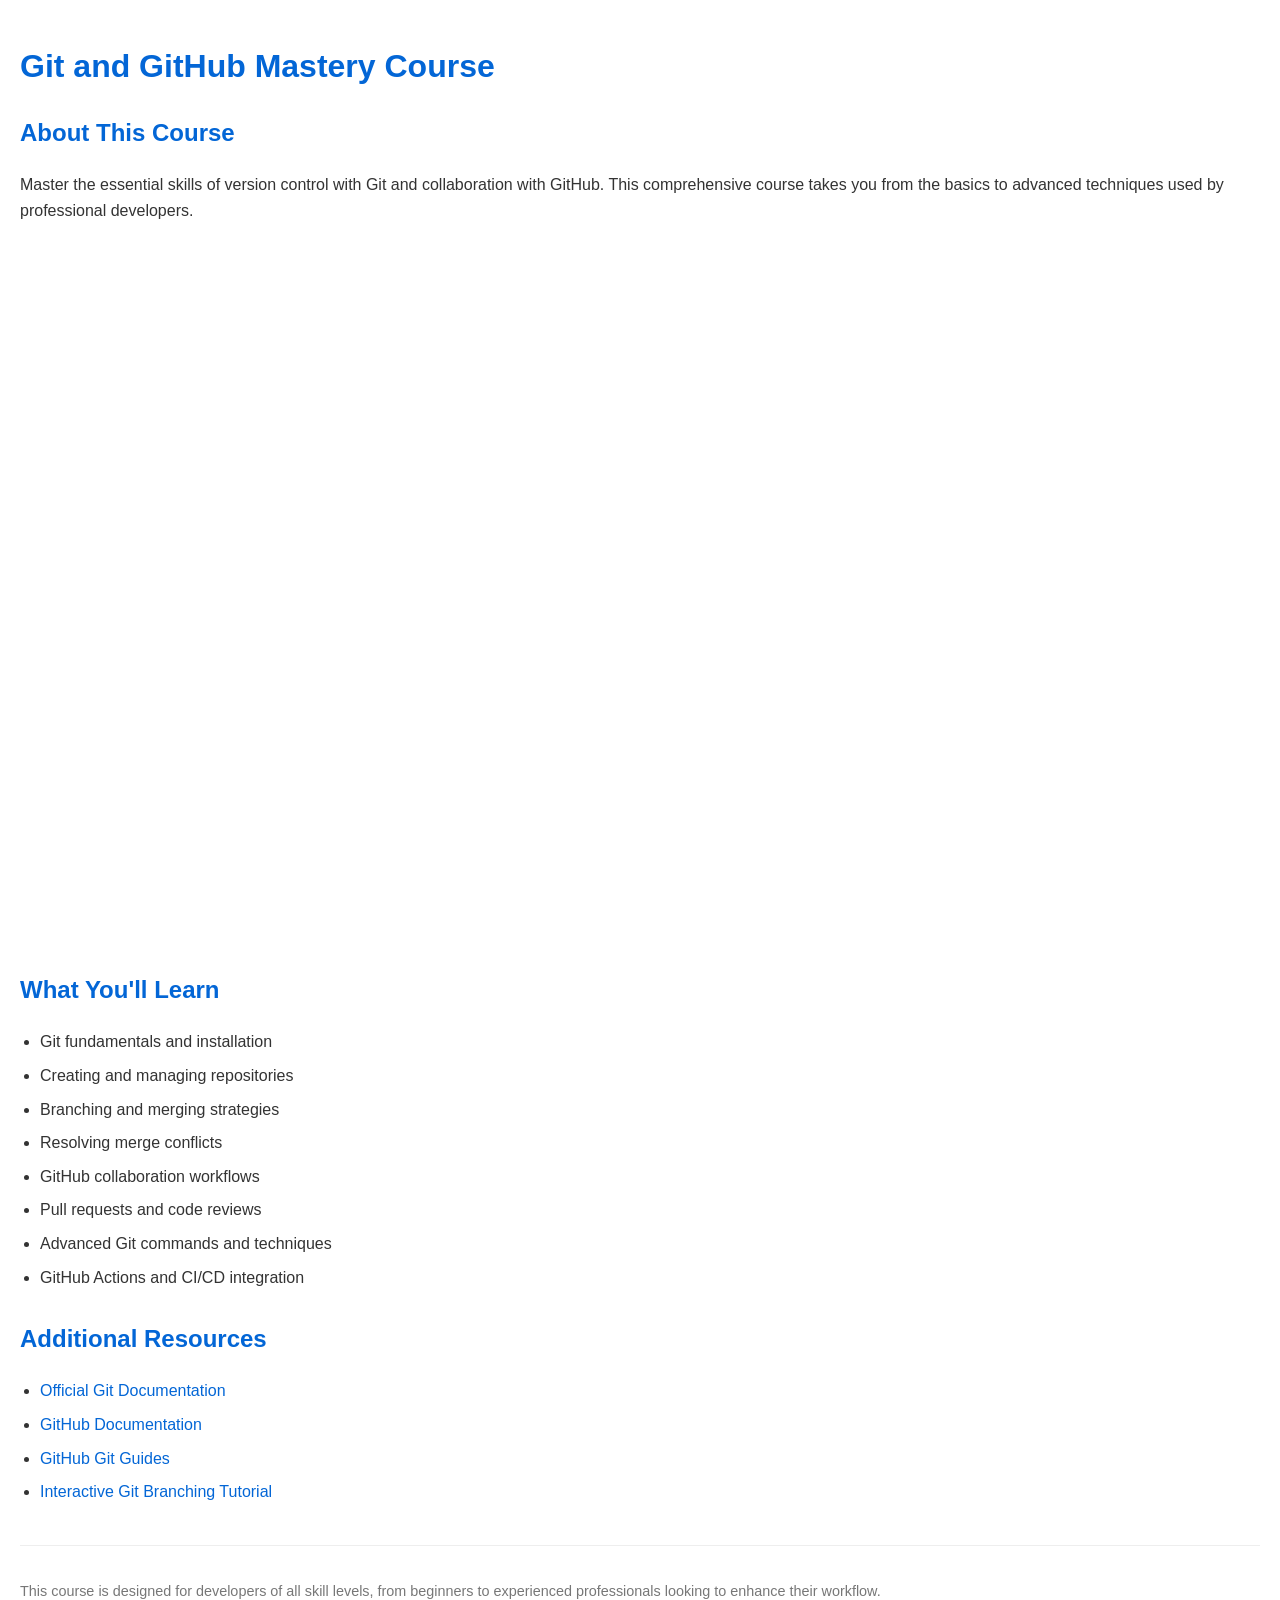
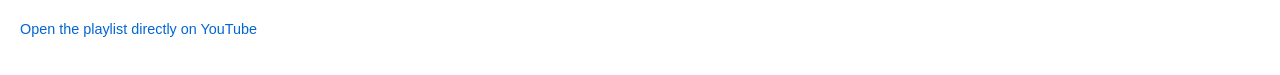
<file: git/git_course.html>
<!DOCTYPE html>
<html lang="en">
  <head>
    <meta charset="UTF-8" />
    <meta name="viewport" content="width=device-width, initial-scale=1.0" />
    <title>Git and GitHub Mastery Course</title>
    <style>
      body {
        font-family: Arial, sans-serif;
        line-height: 1.6;
        margin: 0;
        padding: 20px;
        color: #333;
      }
      h1, h2 {
        color: #0366d6;
      }
      .course-info, .course-content, .resources {
        margin-bottom: 30px;
      }
      .video-container {
        position: relative;
        padding-bottom: 56.25%;
        height: 0;
        overflow: hidden;
        max-width: 100%;
        margin: 20px 0;
      }
      .video-container iframe {
        position: absolute;
        top: 0;
        left: 0;
        width: 100%;
        height: 100%;
      }
      a {
        color: #0366d6;
        text-decoration: none;
      }
      a:hover {
        text-decoration: underline;
      }
      ul {
        padding-left: 20px;
      }
      li {
        margin-bottom: 8px;
      }
      footer {
        margin-top: 40px;
        border-top: 1px solid #eee;
        padding-top: 20px;
        font-size: 0.9em;
        color: #777;
      }
    </style>
  </head>
  <body>
    <h1>Git and GitHub Mastery Course</h1>

    <div class="course-info">
      <h2>About This Course</h2>
      <p>
        Master the essential skills of version control with Git and collaboration
        with GitHub. This comprehensive course takes you from the basics to
        advanced techniques used by professional developers.
      </p>
    </div>

    <div class="video-container">
      <iframe
        width="560"
        height="315"
        src="https://www.youtube.com/embed/2sjqTHE0zok"
        title="Introduction to Git"
        frameborder="0"
        allow="accelerometer; autoplay; clipboard-write; encrypted-media; gyroscope; picture-in-picture"
        allowfullscreen
      ></iframe>
    </div>

    <div class="course-content">
      <h2>What You'll Learn</h2>
      <ul>
        <li>Git fundamentals and installation</li>
        <li>Creating and managing repositories</li>
        <li>Branching and merging strategies</li>
        <li>Resolving merge conflicts</li>
        <li>GitHub collaboration workflows</li>
        <li>Pull requests and code reviews</li>
        <li>Advanced Git commands and techniques</li>
        <li>GitHub Actions and CI/CD integration</li>
      </ul>
    </div>

    <div class="resources">
      <h2>Additional Resources</h2>
      <ul>
        <li>
          <a href="https://git-scm.com/doc" target="_blank"
            >Official Git Documentation</a
          >
        </li>
        <li>
          <a href="https://docs.github.com/en" target="_blank"
            >GitHub Documentation</a
          >
        </li>
        <li>
          <a href="https://github.com/git-guides" target="_blank"
            >GitHub Git Guides</a
          >
        </li>
        <li>
          <a href="https://learngitbranching.js.org/" target="_blank"
            >Interactive Git Branching Tutorial</a
          >
        </li>
      </ul>
    </div>

    <footer>
      <p>
        This course is designed for developers of all skill levels, from
        beginners to experienced professionals looking to enhance their workflow.
      </p>
      <p>
        <a
          href="https://www.youtube.com/playlist?list=PLg7s6cbtAD15G8lNyoaYDuKZSKyJrgwB-"
          target="_blank"
          >Open the playlist directly on YouTube</a
        >
      </p>
    </footer>
  </body>
</html>
</file>
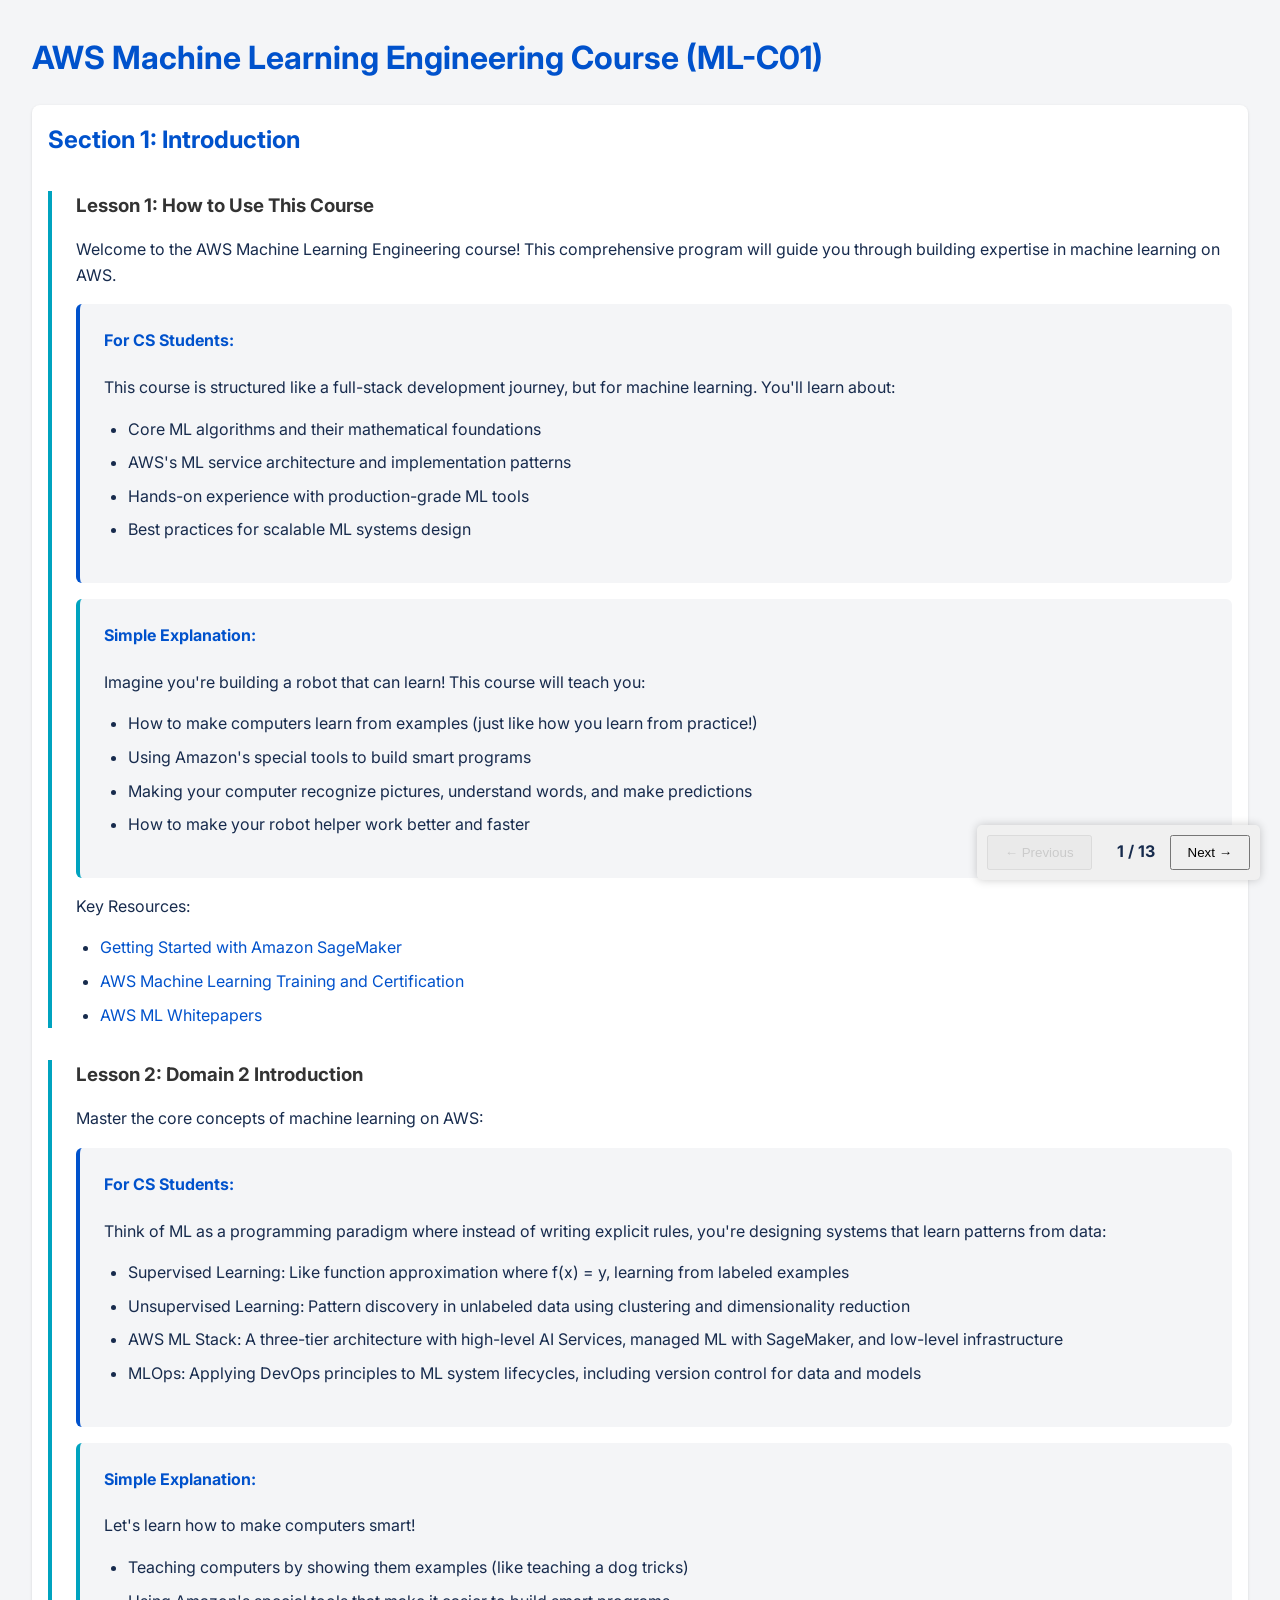
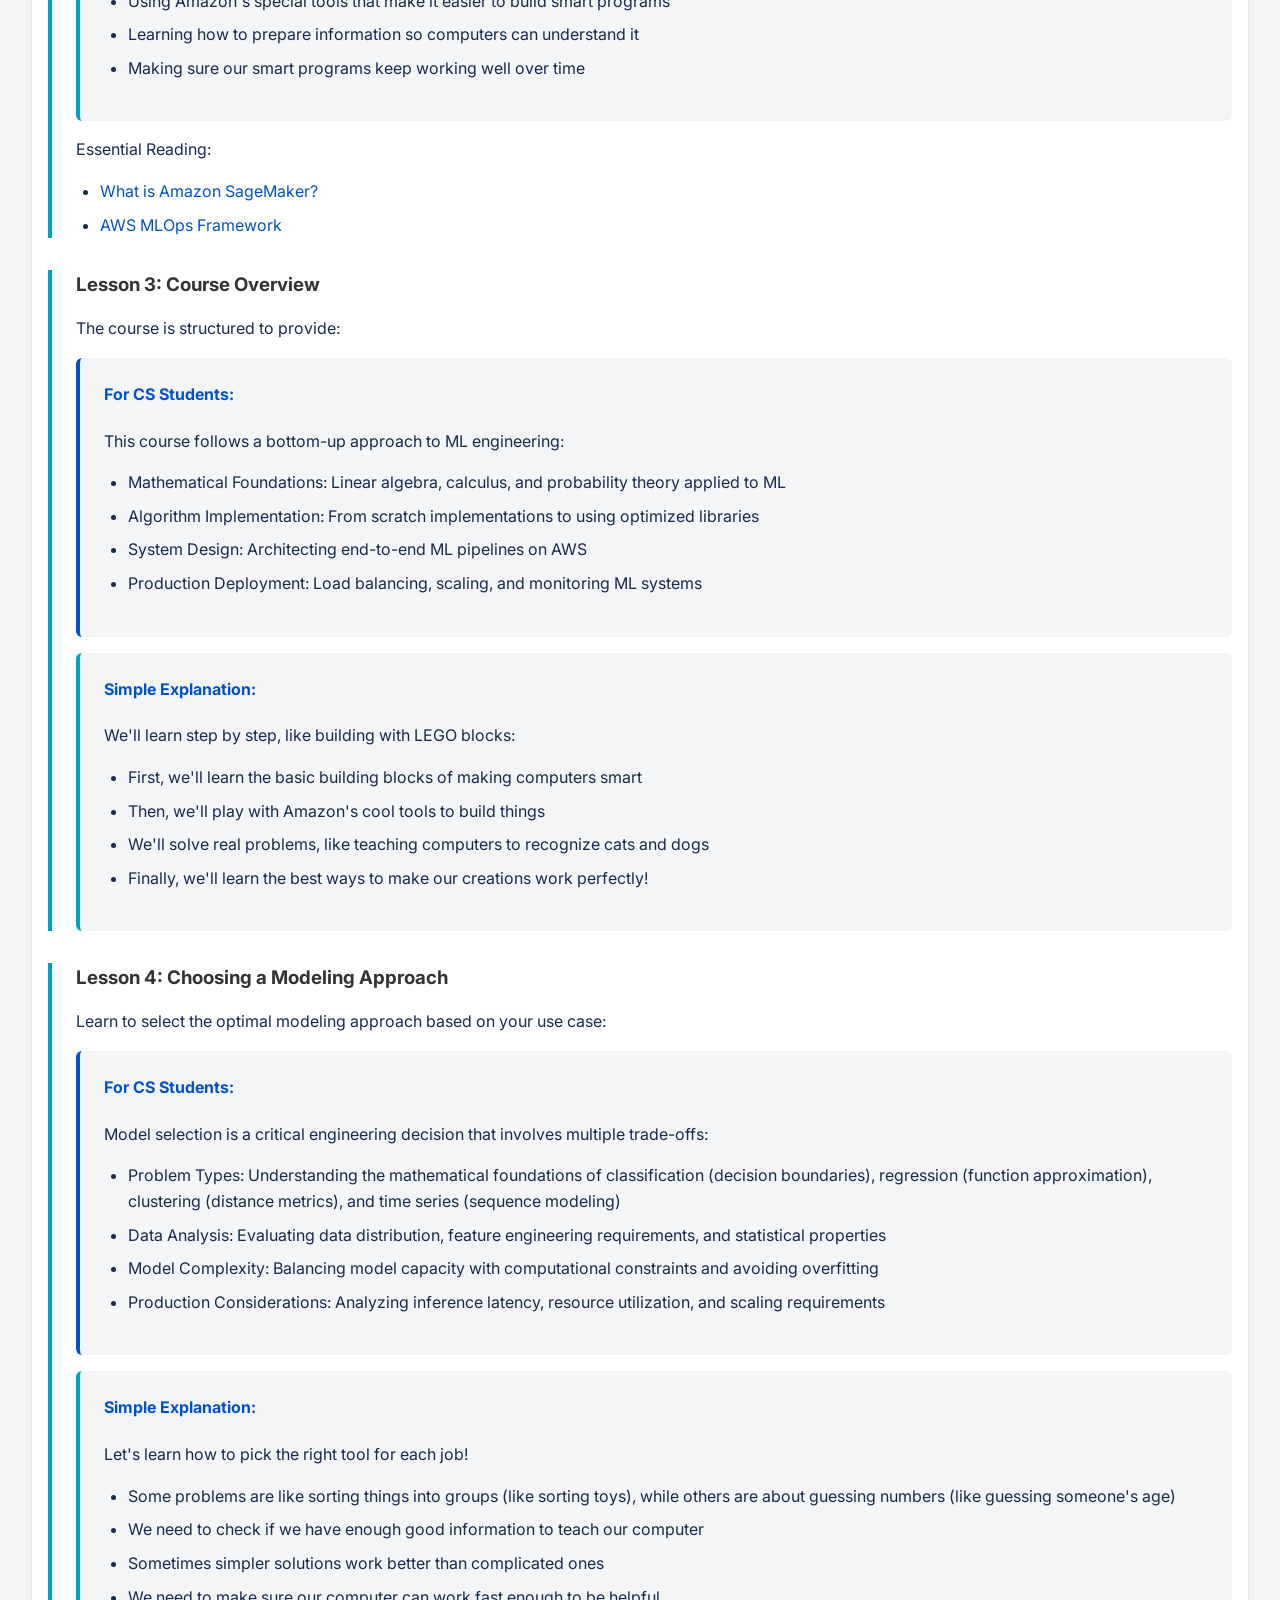
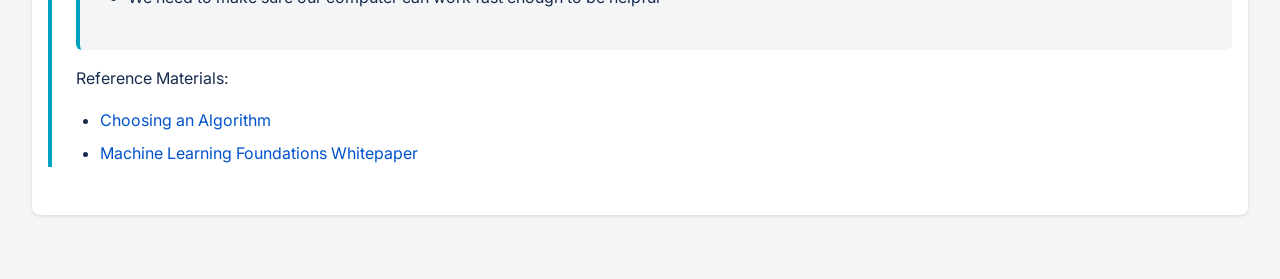
<file: ml_course/ml_course.html>
<!DOCTYPE html>
<html lang="en">
  <head>
    <meta charset="UTF-8" />
    <meta name="viewport" content="width=device-width, initial-scale=1.0" />
    <title>AWS Machine Learning Engineering Course</title>
    <link href="https://fonts.googleapis.com/css2?family=Inter:wght@400;500;600;700&display=swap" rel="stylesheet">
    <link rel="stylesheet" href="ml.styles.css" />
    <script src="scriptml.js" defer></script>
  </head>
  <body>
    <h1>AWS Machine Learning Engineering Course (ML-C01)</h1>
    
    <div class="section">
      <h2>Section 1: Introduction</h2>
      <div class="lesson">
        <h3>Lesson 1: How to Use This Course</h3>
        <p>
          Welcome to the AWS Machine Learning Engineering course! This
          comprehensive program will guide you through building expertise in
          machine learning on AWS.
        </p>

        <div class="explanation cs-student">
          <h4>For CS Students:</h4>
          <p>
            This course is structured like a full-stack development journey, but
            for machine learning. You'll learn about:
          </p>
          <ul>
            <li>Core ML algorithms and their mathematical foundations</li>
            <li>AWS's ML service architecture and implementation patterns</li>
            <li>Hands-on experience with production-grade ML tools</li>
            <li>Best practices for scalable ML systems design</li>
          </ul>
        </div>
    

        <div class="explanation simple">
          <h4>Simple Explanation:</h4>
          <p>
            Imagine you're building a robot that can learn! This course will
            teach you:
          </p>
          <ul>
            <li>
              How to make computers learn from examples (just like how you learn
              from practice!)
            </li>
            <li>Using Amazon's special tools to build smart programs</li>
            <li>
              Making your computer recognize pictures, understand words, and
              make predictions
            </li>
            <li>How to make your robot helper work better and faster</li>
          </ul>
        </div>
        <p>Key Resources:</p>
        <ul>
          <li>
            <a
              href="https://docs.aws.amazon.com/sagemaker/latest/dg/gs.html"
              class="aws-link"
              >Getting Started with Amazon SageMaker</a
            >
          </li>
          <li>
            <a
              href="https://aws.amazon.com/training/learn-about/machine-learning/"
              class="aws-link"
              >AWS Machine Learning Training and Certification</a
            >
          </li>
          <li>
            <a
              href="https://aws.amazon.com/whitepapers/?whitepapers-main.sort-by=item.additionalFields.sortDate&whitepapers-main.sort-order=desc&awsf.whitepapers-content-type=*all&awsf.whitepapers-tech-category=tech-category%23ai-ml"
              class="aws-link"
              >AWS ML Whitepapers</a
            >
          </li>
        </ul>
      </div>
     

      <div class="lesson">
        <h3>Lesson 2: Domain 2 Introduction</h3>
        <p>Master the core concepts of machine learning on AWS:</p>
      

        <div class="explanation cs-student">
          <h4>For CS Students:</h4>
          <p>
            Think of ML as a programming paradigm where instead of writing
            explicit rules, you're designing systems that learn patterns from
            data:
          </p>
          <ul>
            <li>
              Supervised Learning: Like function approximation where f(x) = y,
              learning from labeled examples
            </li>
            <li>
              Unsupervised Learning: Pattern discovery in unlabeled data using
              clustering and dimensionality reduction
            </li>
            <li>
              AWS ML Stack: A three-tier architecture with high-level AI
              Services, managed ML with SageMaker, and low-level infrastructure
            </li>
            <li>
              MLOps: Applying DevOps principles to ML system lifecycles,
              including version control for data and models
            </li>
          </ul>
        </div>
      

        <div class="explanation simple">
          <h4>Simple Explanation:</h4>
          <p>Let's learn how to make computers smart!</p>
          <ul>
            <li>
              Teaching computers by showing them examples (like teaching a dog
              tricks)
            </li>
            <li>
              Using Amazon's special tools that make it easier to build smart
              programs
            </li>
            <li>
              Learning how to prepare information so computers can understand it
            </li>
            <li>Making sure our smart programs keep working well over time</li>
          </ul>
        </div>
        <p>Essential Reading:</p>
        <ul>
          <li>
            <a
              href="https://docs.aws.amazon.com/sagemaker/latest/dg/whatis.html"
              class="aws-link"
              >What is Amazon SageMaker?</a
            >
          </li>
          <li>
            <a
              href="https://aws.amazon.com/machine-learning/mlops/"
              class="aws-link"
              >AWS MLOps Framework</a
            >
          </li>
        </ul>
      </div>
     

      <div class="lesson">
        <h3>Lesson 3: Course Overview</h3>
        <p>The course is structured to provide:</p>
    

        <div class="explanation cs-student">
          <h4>For CS Students:</h4>
          <p>This course follows a bottom-up approach to ML engineering:</p>
          <ul>
            <li>
              Mathematical Foundations: Linear algebra, calculus, and
              probability theory applied to ML
            </li>
            <li>
              Algorithm Implementation: From scratch implementations to using
              optimized libraries
            </li>
            <li>System Design: Architecting end-to-end ML pipelines on AWS</li>
            <li>
              Production Deployment: Load balancing, scaling, and monitoring ML
              systems
            </li>
          </ul>
        </div>
     

        <div class="explanation simple">
          <h4>Simple Explanation:</h4>
          <p>We'll learn step by step, like building with LEGO blocks:</p>
          <ul>
            <li>
              First, we'll learn the basic building blocks of making computers
              smart
            </li>
            <li>Then, we'll play with Amazon's cool tools to build things</li>
            <li>
              We'll solve real problems, like teaching computers to recognize
              cats and dogs
            </li>
            <li>
              Finally, we'll learn the best ways to make our creations work
              perfectly!
            </li>
          </ul>
        </div>
      </div>
    

      <div class="lesson">
        <h3>Lesson 4: Choosing a Modeling Approach</h3>
        <p>
          Learn to select the optimal modeling approach based on your use case:
        </p>
     

        <div class="explanation cs-student">
          <h4>For CS Students:</h4>
          <p>
            Model selection is a critical engineering decision that involves
            multiple trade-offs:
          </p>
          <ul>
            <li>
              Problem Types: Understanding the mathematical foundations of
              classification (decision boundaries), regression (function
              approximation), clustering (distance metrics), and time series
              (sequence modeling)
            </li>
            <li>
              Data Analysis: Evaluating data distribution, feature engineering
              requirements, and statistical properties
            </li>
            <li>
              Model Complexity: Balancing model capacity with computational
              constraints and avoiding overfitting
            </li>
            <li>
              Production Considerations: Analyzing inference latency, resource
              utilization, and scaling requirements
            </li>
          </ul>
        </div>
     
        <div class="explanation simple">
          <h4>Simple Explanation:</h4>
          <p>Let's learn how to pick the right tool for each job!</p>
          <ul>
            <li>
              Some problems are like sorting things into groups (like sorting
              toys), while others are about guessing numbers (like guessing
              someone's age)
            </li>
            <li>
              We need to check if we have enough good information to teach our
              computer
            </li>
            <li>
              Sometimes simpler solutions work better than complicated ones
            </li>
            <li>
              We need to make sure our computer can work fast enough to be
              helpful
            </li>
          </ul>
        </div>
        <p>Reference Materials:</p>
        <ul>
          <li>
            <a
              href="https://docs.aws.amazon.com/sagemaker/latest/dg/algorithms-choose.html"
              class="aws-link"
              >Choosing an Algorithm</a
            >
          </li>
          <li>
            <a
              href="https://d1.awsstatic.com/whitepapers/machine-learning-foundations.pdf"
              class="aws-link"
              >Machine Learning Foundations Whitepaper</a
            >
          </li>
        </ul>
      </div>
    </div>
     

    <div class="section">
      <h2>Section 2: Training Model</h2>
      <div class="lesson">
        <h3>Lesson 3: Model Training Concepts</h3>
        <p>Understanding fundamental model training concepts:</p>
     
        <div class="explanation cs-student">
          <h4>For CS Students:</h4>
          <p>Core concepts in model training architecture:</p>
          <ul>
            <li>
              Training Pipeline Design: Data preprocessing, feature engineering,
              and model configuration
            </li>
            <li>
              Optimization Algorithms: Gradient descent variants, learning rate
              scheduling, and regularization
            </li>
            <li>
              Distributed Training: Parameter servers, data parallelism, and
              model parallelism
            </li>
            <li>
              Model Evaluation: Cross-validation, metrics computation, and early
              stopping
            </li>
          </ul>
          <h4>Simple Explanation:</h4>
          <p>Let's learn how to teach our computer!</p>
          <ul>
            <li>Preparing information in a way computers can understand</li>
            <li>Helping computers learn from their mistakes</li>
            <li>Using multiple computers to learn faster</li>
            <li>Checking how well our computer is learning</li>
          </ul>
          <h4>Model Training Concepts:</h4>
          <p>Understanding optimization algorithms for model training:</p>
          <ul>
            <li>
              Gradient Descent: An iterative optimization algorithm that
              minimizes the loss function by updating model parameters in the
              direction of the steepest descent of the gradient. It processes
              the entire dataset in each iteration, making it computationally
              expensive for large datasets.
            </li>
            <li>
              Stochastic Gradient Descent (SGD): A variation of gradient descent
              that updates parameters using a single randomly selected data
              point in each iteration. While introducing more noise, SGD is much
              faster and can help escape local minima.
            </li>
            <li>
              Mini-batch Gradient Descent: A compromise between full gradient
              descent and SGD that updates parameters using small random batches
              of data points. This approach balances computational efficiency
              with update stability.
            </li>
            <li>
              Loss Functions: Mathematical functions that quantify the
              difference between predicted and actual values. Common examples
              include Mean Squared Error for regression and Cross-Entropy for
              classification.
            </li>
            <li>
              Log-Likelihood Loss: A probabilistic loss function that maximizes
              the likelihood of observing the training data given the model
              parameters. Often used in classification problems and expressed as
              negative log-likelihood to convert maximization to minimization.
            </li>
          </ul>
        </div>
        

        <div class="explanation simple">
          <h4>How Computers Learn:</h4>
          <p>Understanding how computers improve their learning:</p>
          <ul>
            <li>
              Gradient Descent: The computer looks at all examples at once and
              takes small steps to get better, like studying an entire textbook
              before making any changes to your understanding.
            </li>
            <li>
              Stochastic Gradient Descent: The computer looks at just one
              example at a time and makes quick adjustments, like learning from
              each page of a book immediately.
            </li>
            <li>
              Mini-batch Gradient Descent: The computer looks at small groups of
              examples and then adjusts, like studying one chapter at a time.
            </li>
            <li>
              Loss Functions: Special ways to measure mistakes, like a score
              that shows how wrong the computer's guesses are.
            </li>
            <li>
              Log-Likelihood Loss: A special measuring tool that helps the
              computer understand how confident it should be in its answers.
            </li>
          </ul>
        </div>
      </div>

      <div class="lesson">
        <h3>Lesson 4: Compute Environment Selection</h3>
        <p>Choose the right compute environment for training:</p>

        <div class="explanation cs-student">
          <h4>For CS Students:</h4>
          <p>Understanding compute infrastructure options:</p>
          <ul>
            <li>
              Instance Types: CPU vs GPU optimization, memory-to-compute ratios
            </li>
            <li>
              Distributed Computing: Multi-node training, network bandwidth
              considerations
            </li>
            <li>
              Cost Optimization: Spot instances, automatic scaling, resource
              monitoring
            </li>
            <li>
              Environment Management: Container orchestration, dependency
              management
            </li>
          </ul>
          <!-- Additional detailed notes for ML engineering students -->
          <h4>Detailed AWS Compute Environment Notes:</h4>
          <p>
            Key considerations for selecting optimal training infrastructure:
          </p>
          <ul>
            <li>
              <strong>CPU Instances (C-type):</strong> Ideal for traditional ML
              algorithms (XGBoost, Random Forest), data preprocessing, and
              inference workloads with low parallelization requirements.
              Consider c5/c6g instances for cost-effective training of
              small-to-medium models.
            </li>
            <li>
              <strong>GPU Instances (P-type, G-type):</strong> Essential for
              deep learning with large datasets. P4d instances with NVIDIA A100
              GPUs offer 2.5x performance over previous generation. Use when
              training CNNs, transformers, or models with >100M parameters.
              Memory bandwidth often more important than compute capacity.
            </li>
            <li>
              <strong>AWS Trainium (Trn1):</strong> Purpose-built for training
              deep learning models with up to 50% cost savings over comparable
              GPU instances. Optimized for PyTorch and TensorFlow. Best for
              transformer models, computer vision, and NLP workloads at scale.
            </li>
            <li>
              <strong>Instance Selection Guidelines:</strong>
              <ul>
                <li>
                  Choose GPU when: training deep neural networks, working with
                  image/video data, using transformer architectures, or
                  requiring tensor operations at scale
                </li>
                <li>
                  Choose CPU when: running traditional ML algorithms, performing
                  feature engineering, handling small datasets, or optimizing
                  for cost on simpler models
                </li>
                <li>
                  Choose Trainium when: training large language models,
                  optimizing for cost-efficiency at scale, or deploying
                  production training pipelines for supported frameworks
                </li>
              </ul>
            </li>
            <li>
              <strong>Memory Considerations:</strong> Ensure instance memory can
              accommodate batch size × sample size × precision requirements. For
              distributed training, consider network bandwidth between nodes
              (EFA-enabled instances recommended).
            </li>
            <li>
              <strong>Storage Integration:</strong> Configure FSx for Lustre for
              high-throughput data loading or EFS for shared model artifacts
              across distributed training jobs.
            </li>
          </ul>
        </div>

        <div class="explanation simple">
          <h4>Simple Explanation:</h4>
          <p>Picking the right computer to do the learning:</p>
          <ul>
            <li>Choosing between different types of computers</li>
            <li>Using many computers together</li>
            <li>Making sure we don't spend too much money</li>
            <li>Setting up everything correctly</li>
          </ul>
        </div>
      </div>

      <div class="lesson">
        <h3>Lesson 5: AWS Container Services</h3>
        <p>Learn about AWS container services for ML:</p>

        <div class="explanation cs-student">
          <h4>For CS Students:</h4>
          <p>Container orchestration for ML workloads:</p>
          <ul>
            <li>
              Docker Fundamentals: Image building, layer optimization, security
              best practices
            </li>
            <li>
              ECS Integration: Task definitions, service configuration, load
              balancing
            </li>
            <li>
              EKS Deployment: Kubernetes operators, autoscaling, resource
              management
            </li>
            <li>
              Monitoring: CloudWatch integration, metric collection, log
              aggregation
            </li>
          </ul>
        </div>

        <div class="explanation simple">
          <h4>Simple Explanation:</h4>
          <p>Using special containers to organize our learning:</p>
          <ul>
            <li>Packaging our computer programs neatly</li>
            <li>Making sure everything works together</li>
            <li>Managing lots of containers at once</li>
            <li>Watching how well everything is working</li>
          </ul>
        </div>
      </div>

      <div class="lesson">
        <h3>
          Lesson 6: Create A Training Job Using the Amazon SageMaker Console
        </h3>
        <p>Hands-on training job creation:</p>

        <div class="explanation cs-student">
          <h4>For CS Students:</h4>
          <p>SageMaker training job configuration:</p>
          <ul>
            <li>
              Data Configuration: S3 integration, input channels, file formats
            </li>
            <li>
              Resource Allocation: Instance selection, distributed training
              setup
            </li>
            <li>
              Hyperparameter Tuning: Search space definition, optimization
              objectives
            </li>
            <li>
              Monitoring Setup: Training metrics, instance utilization, logs
            </li>
          </ul>
        </div>

        <div class="explanation simple">
          <h4>Simple Explanation:</h4>
          <p>Starting our first training project:</p>
          <ul>
            <li>Getting our learning data ready</li>
            <li>Setting up our learning computer</li>
            <li>Making our program learn better</li>
            <li>Watching how the learning goes</li>
          </ul>
        </div>
      </div>

      <div class="lesson">
        <h3>Lesson 7: Train a Model Using a SageMaker Built-in Algorithm</h3>
        <p>Using SageMaker's pre-built algorithms:</p>

        <div class="explanation cs-student">
          <h4>For CS Students:</h4>
          <p>Leveraging built-in algorithms:</p>
          <ul>
            <li>
              Algorithm Selection: Use case matching, performance
              characteristics
            </li>
            <li>Data Preparation: Format requirements, feature engineering</li>
            <li>
              Training Configuration: Algorithm-specific parameters, resource
              allocation
            </li>
            <li>
              Model Artifacts: Output handling, model registry integration
            </li>
          </ul>
        </div>

        <div class="explanation simple">
          <h4>Simple Explanation:</h4>
          <p>Using ready-made learning recipes:</p>
          <ul>
            <li>Picking the right learning recipe</li>
            <li>Preparing our information correctly</li>
            <li>Setting up the learning process</li>
            <li>Saving what our computer learned</li>
          </ul>
        </div>
      </div>

      <div class="lesson">
        <h3>Lesson 8: Train a Model Using SageMaker Script Mode</h3>
        <p>Custom training script development:</p>

        <div class="explanation cs-student">
          <h4>For CS Students:</h4>
          <p>Script mode implementation details:</p>
          <ul>
            <li>
              Environment Setup: Container configuration, dependency management
            </li>
            <li>
              Script Structure: Entry points, training loop implementation
            </li>
            <li>
              Framework Integration: TensorFlow, PyTorch, and custom framework
              support
            </li>
            <li>Debugging Tools: Local testing, remote debugging setup</li>
          </ul>
        </div>

        <div class="explanation simple">
          <h4>Simple Explanation:</h4>
          <p>Writing our own learning instructions:</p>
          <ul>
            <li>Setting up our workspace</li>
            <li>Creating our learning program</li>
            <li>Using different learning tools</li>
            <li>Finding and fixing problems</li>
          </ul>
        </div>
      </div>

      <div class="lesson">
        <h3>Lesson 9: Methods to Reduce Training Time</h3>
        <p>Optimize training efficiency:</p>

        <div class="explanation cs-student">
          <h4>For CS Students:</h4>
          <p>Training optimization techniques:</p>
          <ul>
            <li>Data Pipeline: Efficient data loading, caching strategies</li>
            <li>Distributed Training: Data parallelism, model parallelism</li>
            <li>
              Hardware Utilization: GPU optimization, mixed precision training
            </li>
            <li>
              Algorithm Optimization: Gradient accumulation, learning rate
              scheduling
            </li>
          </ul>
        </div>

        <div class="explanation simple">
          <h4>Simple Explanation:</h4>
          <p>Making our learning faster:</p>
          <ul>
            <li>Getting information quickly</li>
            <li>Using many computers together</li>
            <li>Using special computer chips</li>
            <li>Making the learning smarter</li>
          </ul>
        </div>
      </div>

      <div class="lesson">
        <h3>Lesson 10: Integrating External Models into SageMaker</h3>
        <p>Working with external models:</p>

        <div class="explanation cs-student">
          <h4>For CS Students:</h4>
          <p>External model integration workflow:</p>
          <ul>
            <li>Model Conversion: Format compatibility, weight transfer</li>
            <li>
              Container Adaptation: Custom inference code, dependency management
            </li>
            <li>
              Deployment Configuration: Resource allocation, scaling policies
            </li>
            <li>
              Integration Testing: Endpoint validation, performance testing
            </li>
          </ul>
        </div>

        <div class="explanation simple">
          <h4>Simple Explanation:</h4>
          <p>Using smart programs from other places:</p>
          <ul>
            <li>Making different programs work together</li>
            <li>Packaging programs correctly</li>
            <li>Setting up the program to work well</li>
            <li>Testing everything works properly</li>
          </ul>
        </div>
      </div>
      
    </style>
  </head>
  <body>
    <div class="container">
      <!-- Rest of the HTML content remains the same but wrapped in container -->
    </div>

    <div class="section">
      <h2>Section 3: Modeling Approaches</h2>
      <div class="lesson">
        <h3>Lesson 5: AWS AI Services</h3>
        <p>Explore AWS AI Services including:</p>

        <div class="explanation cs-student">
          <h4>For CS Students:</h4>
          <p>
            AWS AI Services provide high-level APIs built on pre-trained models:
          </p>
          <ul>
            <li>
              Rekognition: Implements deep CNN architectures for image/video
              analysis, with built-in support for object detection, face
              recognition, and scene understanding
            </li>
            <li>
              Comprehend: Uses transformer-based NLP models for text analysis,
              sentiment analysis, and entity recognition
            </li>
            <li>
              Textract: Combines computer vision and NLP for intelligent OCR and
              document parsing
            </li>
            <li>
              Transcribe: Implements deep learning for automatic speech
              recognition with custom vocabulary support
            </li>
          </ul>
        </div>

        <div class="explanation simple">
          <h4>Simple Explanation:</h4>
          <p>Let's see what special powers Amazon's tools have!</p>
          <ul>
            <li>
              A tool that can look at pictures and tell you what it sees (like
              playing I Spy)
            </li>
            <li>A tool that can read and understand words like a human</li>
            <li>A tool that can read papers and documents automatically</li>
            <li>
              A tool that can listen to someone talking and write down what they
              say
            </li>
          </ul>
        </div>
        <p>
          Reference:
          <a
            href="https://aws.amazon.com/machine-learning/ai-services/"
            class="aws-link"
            >AWS AI Services Documentation</a
          >
        </p>
      </div>

      <div class="lesson">
        <h3>Lesson 6: Amazon SageMaker Built-In Algorithms</h3>
        <p>Deep dive into SageMaker's built-in algorithms:</p>

        <div class="explanation cs-student">
          <h4>For CS Students:</h4>
          <p>
            SageMaker provides optimized implementations of popular ML
            algorithms:
          </p>
          <ul>
            <li>
              Linear Learner: Implements L1/L2 regularization, automatic model
              tuning, and distributed training for linear models
            </li>
            <li>
              XGBoost: Gradient boosting framework with tree pruning, parallel
              training, and GPU acceleration
            </li>
            <li>
              DeepAR: RNN-based forecasting using autoregressive models with
              automatic feature engineering
            </li>
            <li>
              BlazingText: Word2Vec and text classification with distributed
              training and sub-word embeddings
            </li>
          </ul>
        </div>

        <div class="explanation simple">
          <h4>Simple Explanation:</h4>
          <p>Let's learn about different ways computers can learn!</p>
          <ul>
            <li>
              A simple way to guess numbers or sort things (like drawing a line
              between two groups)
            </li>
            <li>
              A way to make better guesses by learning from mistakes (like
              getting better at a game by practicing)
            </li>
            <li>
              A special tool that can guess what will happen next (like
              predicting tomorrow's weather)
            </li>
            <li>
              A tool that can understand and sort different types of writing
            </li>
          </ul>
        </div>
        <p>
          Reference:
          <a
            href="https://docs.aws.amazon.com/sagemaker/latest/dg/algos.html"
            class="aws-link"
            >SageMaker Built-in Algorithms</a
          >
        </p>
      </div>

      <div class="lesson">
        <h3>Lesson 7: Amazon SageMaker JumpStart ML Solutions</h3>
        <p>Learn about SageMaker JumpStart:</p>

        <div class="explanation cs-student">
          <h4>For CS Students:</h4>
          <p>
            SageMaker JumpStart is AWS's model hub and transfer learning
            platform:
          </p>
          <ul>
            <li>
              Access to SOTA pre-trained models with PyTorch and TensorFlow
              implementations
            </li>
            <li>
              Automated deployment infrastructure with containerized inference
              endpoints
            </li>
            <li>
              Transfer learning workflows with custom fine-tuning scripts and
              hyperparameter optimization
            </li>
            <li>
              Production-ready solution templates with CI/CD pipelines and
              monitoring
            </li>
          </ul>
        </div>

        <div class="explanation simple">
          <h4>Simple Explanation:</h4>
          <p>Imagine having a library of ready-to-use smart helpers!</p>
          <ul>
            <li>Use smart programs that other people have already taught</li>
            <li>Start using these helpers with just one button click</li>
            <li>Teach these programs new tricks for your specific needs</li>
            <li>Follow simple recipes to build your own smart programs</li>
          </ul>
        </div>
        <p>
          Reference:
          <a href="https://aws.amazon.com/sagemaker/jumpstart/" class="aws-link"
            >SageMaker JumpStart</a
          >
        </p>
      </div>

      <div class="lesson">
        <h3>Lesson 8: Amazon Bedrock ML Solutions</h3>
        <p>Explore Amazon Bedrock capabilities:</p>

        <div class="explanation cs-student">
          <h4>For CS Students:</h4>
          <p>Bedrock is AWS's foundation model service offering:</p>
          <ul>
            <li>
              Access to large language models and multimodal foundation models
              with different architectures and capabilities
            </li>
            <li>
              Custom fine-tuning pipelines with efficient few-shot learning and
              prompt engineering
            </li>
            <li>
              RESTful APIs and SDK integration with managed scaling and security
            </li>
            <li>
              Optimization techniques for latency, cost, and responsible AI
              practices
            </li>
          </ul>
        </div>

        <div class="explanation simple">
          <h4>Simple Explanation:</h4>
          <p>Let's explore super-smart computer brains!</p>
          <ul>
            <li>
              Use special computer brains that can understand words, pictures,
              and more
            </li>
            <li>Teach these brains to help with your specific tasks</li>
            <li>
              Make it easy for your programs to talk to these smart brains
            </li>
            <li>
              Learn the best ways to use these smart helpers safely and
              efficiently
            </li>
          </ul>
        </div>
        <p>
          Reference:
          <a href="https://aws.amazon.com/bedrock/" class="aws-link"
            >Amazon Bedrock</a
          >
        </p>
      </div>

      <div class="lesson">
        <h3>Lesson 9: Model Selection Considerations</h3>
        <p>Key factors in model selection:</p>

        <div class="explanation cs-student">
          <h4>For CS Students:</h4>
          <p>Model selection involves analyzing multiple dimensions:</p>
          <ul>
            <li>
              Performance Metrics: Precision, recall, F1-score, AUC-ROC, and
              domain-specific metrics
            </li>
            <li>
              Resource Analysis: CPU/GPU requirements, memory footprint,
              inference latency, and operational costs
            </li>
            <li>
              Interpretability: SHAP values, LIME explanations, feature
              importance, and model-specific techniques
            </li>
            <li>
              Production Readiness: Scalability, monitoring capabilities,
              version control, and A/B testing support
            </li>
          </ul>
        </div>

        <div class="explanation simple">
          <h4>Simple Explanation:</h4>
          <p>How do we choose the best smart helper for our job?</p>
          <ul>
            <li>
              Check how well it can do the task (like getting a score on a test)
            </li>
            <li>Make sure we can afford to use it and it works fast enough</li>
            <li>See if it can explain why it makes certain choices</li>
            <li>Check if it can handle lots of work without getting tired</li>
          </ul>
        </div>
      </div>
    </div>

    <div class="section">
      <h2>Section 4: Model Refinement and Fine-Tuning</h2>
      <div class="lesson">
        <h3>Lesson 1: Understanding Model Fit</h3>
        <p>Master the concepts of model fit and performance evaluation:</p>

        <div class="explanation cs-student">
          <h4>For CS Students:</h4>
          <p>
            Model fit represents the balance between bias and variance in your
            model:
          </p>
          <ul>
            <li>
              Bias-Variance Tradeoff: Mathematical framework for understanding
              model complexity versus generalization ability. High bias leads to
              systematic errors, while high variance causes sensitivity to
              training data fluctuations.
            </li>
            <li>
              Evaluation Metrics: Quantitative measures including R-squared,
              adjusted R-squared, AIC, BIC for regression; precision-recall
              curves and confusion matrices for classification.
            </li>
            <li>
              Cross-Validation Strategies: k-fold, stratified, leave-one-out,
              and time-series specific validation techniques to estimate
              generalization performance.
            </li>
            <li>
              Learning Curves: Diagnostic plots showing training and validation
              error as functions of training set size or training iterations to
              identify bias-variance issues.
            </li>
          </ul>
        </div>

        <div class="explanation simple">
          <h4>Simple Explanation:</h4>
          <p>How do we know if our computer is learning correctly?</p>
          <ul>
            <li>
              Making sure our computer isn't memorizing answers but actually
              understanding patterns
            </li>
            <li>
              Using special scorecards to check how well our computer is doing
            </li>
            <li>Testing our computer on information it hasn't seen before</li>
            <li>
              Looking at special pictures that show how our computer's learning
              is improving
            </li>
          </ul>
        </div>
        <p>
          Reference:
          <a
            href="https://docs.aws.amazon.com/sagemaker/latest/dg/model-evaluation.html"
            class="aws-link"
            >SageMaker Model Evaluation</a
          >
        </p>
      </div>

      <div class="lesson">
        <h3>Lesson 2: Overfitting and Underfitting</h3>
        <p>Identify and address common model fitting problems:</p>

        <div class="explanation cs-student">
          <h4>For CS Students:</h4>
          <p>
            Understanding the mathematical and statistical foundations of model
            fitting issues:
          </p>
          <ul>
            <li>
              Overfitting: Occurs when model complexity exceeds what the data
              supports, resulting in high variance. The model captures noise
              rather than signal, exhibiting low training error but high test
              error. Mathematically represented as minimizing empirical risk
              without sufficient regularization.
            </li>
            <li>
              Underfitting: Results from insufficient model capacity (high
              bias), where the model fails to capture underlying patterns. Both
              training and test errors remain high. Often occurs when using
              linear models for non-linear relationships.
            </li>
            <li>
              Detection Methods: Quantitative approaches including train-test
              error gap analysis, learning curves, validation curves, and
              statistical tests for model comparison.
            </li>
            <li>
              Mitigation Strategies: Regularization techniques (L1, L2,
              dropout), ensemble methods, feature engineering, and architecture
              search to achieve optimal model complexity.
            </li>
          </ul>
        </div>

        <div class="explanation simple">
          <h4>Simple Explanation:</h4>
          <p>Helping our computer learn just the right amount:</p>
          <ul>
            <li>
              Overfitting: When the computer memorizes examples instead of
              learning general rules (like memorizing test answers without
              understanding the subject)
            </li>
            <li>
              Underfitting: When the computer's learning is too simple to
              understand complicated patterns (like using addition to solve
              multiplication problems)
            </li>
            <li>
              Finding clues that tell us if our computer is learning too much or
              too little
            </li>
            <li>
              Special tricks to help our computer learn better (like giving it
              just the right amount of information)
            </li>
          </ul>
        </div>
        <p>
          Reference:
          <a
            href="https://docs.aws.amazon.com/sagemaker/latest/dg/model-fit-underfitting-vs-overfitting.html"
            class="aws-link"
            >Understanding Model Fit: Underfitting vs. Overfitting</a
          >
        </p>
      </div>

      <div class="lesson">
        <h3>Lesson 3: Model Fine-Tuning Techniques</h3>
        <p>Advanced approaches to refine model performance:</p>

        <div class="explanation cs-student">
          <h4>For CS Students:</h4>
          <p>Systematic approaches to model optimization and fine-tuning:</p>
          <ul>
            <li>
              Hyperparameter Optimization: Bayesian optimization, grid search,
              random search, and evolutionary algorithms for efficient
              hyperparameter space exploration. Mathematical foundations of
              acquisition functions and surrogate models.
            </li>
            <li>
              Transfer Learning: Theoretical basis for knowledge transfer across
              domains, including feature extraction, fine-tuning strategies, and
              domain adaptation techniques. Mathematical analysis of
              representation learning and task similarity.
            </li>
            <li>
              Regularization Methods: Advanced techniques including weight
              decay, early stopping, dropout, batch normalization, and data
              augmentation with their theoretical justifications.
            </li>
            <li>
              Ensemble Learning: Theoretical foundations of model combination
              methods including bagging, boosting, stacking, and Bayesian model
              averaging with analysis of bias-variance decomposition.
            </li>
          </ul>
        </div>

        <div class="explanation simple">
          <h4>Simple Explanation:</h4>
          <p>Making our smart computer even better:</p>
          <ul>
            <li>
              Finding the perfect settings for our computer's learning (like
              adjusting the difficulty level in a game)
            </li>
            <li>
              Teaching our computer new tricks based on what it already knows
              (like learning a new sport when you already know a similar one)
            </li>
            <li>
              Special training methods that help the computer avoid making
              mistakes
            </li>
            <li>
              Using a team of smart computers that work together (like asking
              several friends for advice instead of just one)
            </li>
          </ul>
        </div>
      </div>

      <div class="lesson">
        <h3>Lesson 4: SageMaker Automatic Model Tuning</h3>
        <p>Leverage AWS tools for efficient model optimization:</p>

        <div class="explanation cs-student">
          <h4>For CS Students:</h4>
          <p>SageMaker's automated hyperparameter optimization capabilities:</p>
          <ul>
            <li>
              Bayesian Optimization: Implementation details of SageMaker's
              implementation of Bayesian optimization, including the use of
              Gaussian Process surrogate models and acquisition functions to
              efficiently explore the hyperparameter space.
            </li>
            <li>
              Search Strategies: Random search, grid search, and Hyperband
              approaches available in SageMaker AMT, with comparative analysis
              of efficiency and convergence properties.
            </li>
            <li>
              Parallel Training: Technical implementation of distributed
              hyperparameter optimization, resource allocation strategies, and
              early stopping mechanisms.
            </li>
            <li>
              Custom Objective Metrics: Configuration of custom evaluation
              metrics, multi-metric optimization, and constraint handling for
              complex model optimization scenarios.
            </li>
          </ul>
        </div>

        <div class="explanation simple">
          <h4>Simple Explanation:</h4>
          <p>Let Amazon help find the best settings for our computer:</p>
          <ul>
            <li>
              Using smart search tools to find the perfect settings without
              trying every possibility
            </li>
            <li>
              Testing many different settings at the same time to save time
            </li>
            <li>Automatically stopping tests that aren't working well</li>
            <li>
              Creating our own way to measure success based on what's important
              to us
            </li>
          </ul>
        </div>
        <p>
          Reference:
          <a
            href="https://docs.aws.amazon.com/sagemaker/latest/dg/automatic-model-tuning.html"
            class="aws-link"
            >SageMaker Automatic Model Tuning</a
          >
        </p>
      </div>

      <div class="lesson">
        <h3>Lesson 5: Managing Model Size and Optimization</h3>
        <p>Understanding and controlling model complexity:</p>

        <div class="explanation cs-student">
          <h4>For CS Students:</h4>
          <p>
            Model size optimization techniques and their theoretical
            foundations:
          </p>
          <ul>
            <li>
              Model Size Factors: Architectural determinants of model complexity
              including layer dimensions, parameter count, activation functions,
              and computational graph structure. Analysis of inference latency
              versus accuracy tradeoffs.
            </li>
            <li>
              Pruning Techniques: Magnitude-based, structured, and dynamic
              pruning methods. Mathematical basis for sensitivity analysis and
              importance scoring of neural network parameters.
            </li>
            <li>
              Quantization: Post-training and quantization-aware training
              approaches. Numerical analysis of fixed-point arithmetic versus
              floating-point precision and error propagation.
            </li>
            <li>
              Knowledge Distillation: Teacher-student model compression
              framework, soft target optimization, and feature-based
              distillation techniques with their information-theoretic
              foundations.
            </li>
          </ul>
        </div>

        <div class="explanation simple">
          <h4>Simple Explanation:</h4>
          <p>Making our smart computer smaller and faster:</p>
          <ul>
            <li>
              Understanding what makes our computer program large or small
            </li>
            <li>
              Removing parts of our computer's brain that aren't really needed
            </li>
            <li>Using simpler numbers to make calculations faster</li>
            <li>Having a bigger computer teach a smaller one its knowledge</li>
          </ul>
        </div>
        <p>
          Reference:
          <a
            href="https://docs.aws.amazon.com/sagemaker/latest/dg/model-compiler.html"
            class="aws-link"
            >SageMaker Neo Model Optimization</a
          >
        </p>
      </div>

      <div class="lesson">
        <h3>Lesson 6: Pre-trained Model Fine-tuning</h3>
        <p>Leveraging foundation models for custom applications:</p>

        <div class="explanation cs-student">
          <h4>For CS Students:</h4>
          <p>Advanced transfer learning and fine-tuning methodologies:</p>
          <ul>
            <li>
              Foundation Models: Architectural properties of large pre-trained
              models including transformers, diffusion models, and multimodal
              architectures. Analysis of emergent capabilities and scaling laws.
            </li>
            <li>
              Fine-tuning Strategies: Parameter-efficient tuning methods
              including adapter modules, LoRA (Low-Rank Adaptation), prompt
              tuning, and full fine-tuning with their mathematical foundations
              and computational efficiency analysis.
            </li>
            <li>
              Domain Adaptation: Techniques for addressing domain shift
              including adversarial approaches, self-supervised adaptation, and
              consistency regularization methods.
            </li>
            <li>
              Catastrophic Forgetting: Theoretical understanding of knowledge
              retention challenges in neural networks and mitigation strategies
              including regularization-based, rehearsal-based, and
              architecture-based approaches.
            </li>
          </ul>
        </div>

        <div class="explanation simple">
          <h4>Simple Explanation:</h4>
          <p>Teaching already smart computers to do specific tasks for us:</p>
          <ul>
            <li>
              Starting with computers that already know a lot about the world
            </li>
            <li>
              Teaching them our specific task without having to start from
              scratch
            </li>
            <li>Helping them understand our special type of information</li>
            <li>
              Making sure they don't forget what they already learned while
              learning new things
            </li>
          </ul>
        </div>
      </div>

      <div class="lesson">
        <h3>Lesson 7: AWS Tools for Pre-trained Model Fine-tuning</h3>
        <p>Using AWS services for efficient model refinement:</p>

        <div class="explanation cs-student">
          <h4>For CS Students:</h4>
          <p>Technical implementation of fine-tuning on AWS platforms:</p>
          <ul>
            <li>
              SageMaker JumpStart: Low-code API for foundation model access and
              fine-tuning, including technical details of model hosting,
              incremental training workflows, and hyperparameter specifications
              for various model families.
            </li>
            <li>
              Amazon Bedrock: Serverless foundation model service architecture,
              model access patterns, fine-tuning API specifications, and
              throughput optimization strategies.
            </li>
            <li>
              Custom Dataset Preparation: Technical requirements for fine-tuning
              datasets, including format specifications, preprocessing
              pipelines, and validation methodologies for different model
              architectures.
            </li>
            <li>
              Deployment Strategies: Configuration options for deploying
              fine-tuned models, including endpoint configuration, auto-scaling
              policies, and inference optimization techniques.
            </li>
          </ul>
        </div>

        <div class="explanation simple">
          <h4>Simple Explanation:</h4>
          <p>
            Amazon's special tools that make teaching smart computers easier:
          </p>
          <ul>
            <li>
              SageMaker JumpStart: A library of ready-to-use smart computers we
              can teach new things
            </li>
            <li>
              Amazon Bedrock: Super-smart computer brains we can use without
              managing complicated computers
            </li>
            <li>
              Preparing our own information in a way these smart computers can
              understand
            </li>
            <li>
              Setting up our newly trained smart computer so everyone can use it
            </li>
          </ul>
        </div>
        <p>
          Reference:
          <a href="https://aws.amazon.com/sagemaker/jumpstart/" class="aws-link"
            >SageMaker JumpStart</a
          >
          |
          <a href="https://aws.amazon.com/bedrock/" class="aws-link"
            >Amazon Bedrock</a
          >
        </p>
      </div>

      <div class="lesson">
        <h3>Lesson 8: Model Versioning and Registry</h3>
        <p>Managing model lifecycle with SageMaker Model Registry:</p>

        <div class="explanation cs-student">
          <h4>For CS Students:</h4>
          <p>Enterprise-grade model governance and versioning:</p>
          <ul>
            <li>
              Model Registry Architecture: Component structure of SageMaker
              Model Registry, metadata schema design, and integration points
              with MLOps pipelines including CI/CD systems.
            </li>
            <li>
              Version Control: Implementation of semantic versioning for models,
              immutable artifacts management, and lineage tracking including
              dataset, algorithm, and hyperparameter provenance.
            </li>
            <li>
              Model Approval Workflows: Programmatic implementation of approval
              state machines, integration with notification systems, and
              implementation of approval-triggered deployment patterns.
            </li>
            <li>
              Governance Features: Technical implementation of model
              documentation, access control patterns, audit logging, and
              compliance validation workflows.
            </li>
          </ul>
        </div>

        <div class="explanation simple">
          <h4>Simple Explanation:</h4>
          <p>Keeping track of all our different smart computers:</p>
          <ul>
            <li>
              Giving each version of our computer a special name and number
            </li>
            <li>Saving information about how each computer was trained</li>
            <li>
              Having a system for approving which computers are good enough to
              use
            </li>
            <li>
              Creating a history book that shows all the changes we've made
            </li>
          </ul>
        </div>
        <p>
          Reference:
          <a
            href="https://docs.aws.amazon.com/sagemaker/latest/dg/model-registry.html"
            class="aws-link"
            >SageMaker Model Registry</a
          >
        </p>
      </div>

      <div class="lesson">
        <h3>Lesson 9: Practical Exercise - Model Refinement Pipeline</h3>
        <p>Implement an end-to-end model refinement workflow:</p>

        <div class="explanation cs-student">
          <h4>For CS Students:</h4>
          <p>Comprehensive implementation of a model refinement pipeline:</p>
          <ul>
            <li>
              Baseline Evaluation: Establishing performance benchmarks using
              statistically rigorous evaluation protocols, including stratified
              sampling, confidence intervals, and significance testing.
            </li>
            <li>
              Systematic Refinement: Implementing an iterative improvement
              process with controlled experiments for hyperparameter
              optimization, feature engineering, ensemble construction, and
              model compression.
            </li>
            <li>
              Pipeline Automation: Programmatic orchestration using SageMaker
              Pipelines, including DAG definition, conditional execution,
              caching strategies, and artifact management.
            </li>
            <li>
              Performance Validation: Implementing rigorous A/B testing
              methodologies, champion-challenger model evaluation, and
              monitoring protocols for detecting performance degradation.
            </li>
          </ul>
        </div>

        <div class="explanation simple">
          <h4>Simple Explanation:</h4>
          <p>Building a step-by-step plan to make our computer smarter:</p>
          <ul>
            <li>First checking how smart our computer is to begin with</li>
            <li>
              Trying different ways to make it smarter, one step at a time
            </li>
            <li>
              Creating a recipe that automatically makes our computer better
            </li>
            <li>
              Carefully comparing the new version to the old one to make sure
              it's really improved
            </li>
          </ul>
        </div>

        <div class="exercise">
          <h4>Hands-on Exercise:</h4>
          <p>In this exercise, you will:</p>
          <ol>
            <li>Evaluate a baseline model for bias and performance issues</li>
            <li>Apply regularization techniques to address overfitting</li>
            <li>
              Implement hyperparameter tuning to optimize model performance
            </li>
            <li>Create an ensemble of models to improve prediction accuracy</li>
            <li>
              Register and version the refined model in SageMaker Model Registry
            </li>
          </ol>
          <p>
            <a href="#" class="exercise-link">Access the notebook template</a>
            to complete this exercise.
          </p>
        </div>
      </div>

      <div class="mt-8 bg-white shadow rounded-lg p-6">
        <h4 class="text-xl font-semibold text-gray-800 mb-6">
          Knowledge Check: Model Refinement
        </h4>
        <div class="space-y-6">
          <div class="bg-gray-50 rounded-lg p-6">
            <p class="text-gray-800 font-medium mb-4">
              1. Which of the following is a sign of model overfitting?
            </p>
            <form id="quiz-form-refinement-1">
              <ul class="space-y-3">
                <li class="flex items-center">
                  <input
                    type="radio"
                    id="q_r1_a"
                    name="q_refinement_1"
                    value="a"
                    class="h-4 w-4 text-blue-600 border-gray-300 focus:ring-blue-500"
                  />
                  <label for="q_r1_a" class="ml-3 text-gray-700"
                    >High error on both training and test data</label
                  >
                </li>
                <li class="flex items-center">
                  <input
                    type="radio"
                    id="q_r1_b"
                    name="q_refinement_1"
                    value="b"
                    class="h-4 w-4 text-blue-600 border-gray-300 focus:ring-blue-500"
                  />
                  <label for="q_r1_b" class="ml-3 text-gray-700"
                    >Low error on training data but high error on test
                    data</label
                  >
                </li>
                <li class="flex items-center">
                  <input
                    type="radio"
                    id="q_r1_c"
                    name="q_refinement_1"
                    value="c"
                    class="h-4 w-4 text-blue-600 border-gray-300 focus:ring-blue-500"
                  />
                  <label for="q_r1_c" class="ml-3 text-gray-700"
                    >Equal error on both training and test data</label
                  >
                </li>
              </ul>
              <button
                type="submit"
                class="mt-4 px-4 py-2 bg-blue-600 text-white rounded hover:bg-blue-700 focus:outline-none focus:ring-2 focus:ring-blue-500 focus:ring-offset-2"
              >
                Submit Answer
              </button>
              <div id="q_r1-feedback" class="mt-3 hidden"></div>
            </form>
          </div>

          <div class="bg-gray-50 rounded-lg p-6">
            <p class="text-gray-800 font-medium mb-4">
              2. Which technique is NOT typically used for preventing
              overfitting?
            </p>
            <form id="quiz-form-refinement-2">
              <ul class="space-y-3">
                <li class="flex items-center">
                  <input
                    type="radio"
                    id="q_r2_a"
                    name="q_refinement_2"
                    value="a"
                    class="h-4 w-4 text-blue-600 border-gray-300 focus:ring-blue-500"
                  />
                  <label for="q_r2_a" class="ml-3 text-gray-700"
                    >L2 Regularization</label
                  >
                </li>
                <li class="flex items-center">
                  <input
                    type="radio"
                    id="q_r2_b"
                    name="q_refinement_2"
                    value="b"
                    class="h-4 w-4 text-blue-600 border-gray-300 focus:ring-blue-500"
                  />
                  <label for="q_r2_b" class="ml-3 text-gray-700"
                    >Increasing model complexity</label
                  >
                </li>
                <li class="flex items-center">
                  <input
                    type="radio"
                    id="q_r2_c"
                    name="q_refinement_2"
                    value="c"
                    class="h-4 w-4 text-blue-600 border-gray-300 focus:ring-blue-500"
                  />
                  <label for="q_r2_c" class="ml-3 text-gray-700">Dropout</label>
                </li>
              </ul>
              <button
                type="submit"
                class="mt-4 px-4 py-2 bg-blue-600 text-white rounded hover:bg-blue-700 focus:outline-none focus:ring-2 focus:ring-blue-500 focus:ring-offset-2"
              >
                Submit Answer
              </button>
              <div id="q_r2-feedback" class="mt-3 hidden"></div>
            </form>
          </div>

          <div class="bg-gray-50 rounded-lg p-6">
            <p class="text-gray-800 font-medium mb-4">
              3. Which hyperparameter tuning strategy is most computationally
              efficient for exploring large hyperparameter spaces?
            </p>
            <form id="quiz-form-refinement-3">
              <ul class="space-y-3">
                <li class="flex items-center">
                  <input
                    type="radio"
                    id="q_r3_a"
                    name="q_refinement_3"
                    value="a"
                    class="h-4 w-4 text-blue-600 border-gray-300 focus:ring-blue-500"
                  />
                  <label for="q_r3_a" class="ml-3 text-gray-700"
                    >Grid Search</label
                  >
                </li>
                <li class="flex items-center">
                  <input
                    type="radio"
                    id="q_r3_b"
                    name="q_refinement_3"
                    value="b"
                    class="h-4 w-4 text-blue-600 border-gray-300 focus:ring-blue-500"
                  />
                  <label for="q_r3_b" class="ml-3 text-gray-700"
                    >Bayesian Optimization</label
                  >
                </li>
                <li class="flex items-center">
                  <input
                    type="radio"
                    id="q_r3_c"
                    name="q_refinement_3"
                    value="c"
                    class="h-4 w-4 text-blue-600 border-gray-300 focus:ring-blue-500"
                  />
                  <label for="q_r3_c" class="ml-3 text-gray-700"
                    >Manual Tuning</label
                  >
                </li>
              </ul>
              <button
                type="submit"
                class="mt-4 px-4 py-2 bg-blue-600 text-white rounded hover:bg-blue-700 focus:outline-none focus:ring-2 focus:ring-blue-500 focus:ring-offset-2"
              >
                Submit Answer
              </button>
              <div id="q_r3-feedback" class="mt-3 hidden"></div>
            </form>
          </div>
        </div>
      </div>
    </div>
    <!-- Add this line where fyou want section5_complete.html to be included -->
    <div id="section5-content"></div>

    <!-- Add this script at the end of the body tag -->
    <script>
      fetch("section5_complete.html")
        .then((response) => response.text())
        .then((data) => {
          document.getElementById("section5-content").innerHTML = data;
        })
        .catch((error) => console.error("Error loading section5:", error));
    </script>
    <div class="lesson">
      <h3>Lesson: Selecting Model Deployment Infrastructure</h3>
      <p>Choosing the right deployment infrastructure for ML models:</p>

      <div class="explanation cs-student">
        <h4>For CS Students:</h4>
        <p>Technical considerations for model deployment infrastructure:</p>
        <ul>
          <li>
            Serverless Deployment: AWS Lambda integration patterns, cold/warm
            start optimization, memory configuration, and execution time
            constraints. Analysis of cost versus latency tradeoffs.
          </li>
          <li>
            Container-based Deployment: Docker containerization strategies,
            ECS/EKS orchestration, auto-scaling configurations, and resource
            optimization. Implementation of health checks and rolling updates.
          </li>
          <li>
            Real-time Inference: SageMaker real-time endpoints architecture,
            instance selection optimization, multi-model endpoints, and traffic
            routing patterns. Analysis of concurrent request handling and queue
            management.
          </li>
          <li>
            Batch Transform: Implementation of batch processing pipelines,
            parallel processing strategies, data chunking optimizations, and
            resource utilization patterns. Cost optimization for large-scale
            inference.
          </li>
        </ul>
      </div>

      <div class="explanation simple">
        <h4>Simple Explanation:</h4>
        <p>Choosing how to run our smart computer in the real world:</p>
        <ul>
          <li>
            Quick and simple setup that only runs when needed (like turning on a
            light)
          </li>
          <li>
            Running in special boxes that can grow or shrink based on needs
            (like having more delivery trucks during busy times)
          </li>
          <li>
            Always-ready systems for immediate answers (like having a customer
            service desk)
          </li>
          <li>
            Processing lots of information all at once (like sorting mail in a
            post office)
          </li>
        </ul>
      </div>
      <p>
        Reference:
        <a
          href="https://docs.aws.amazon.com/sagemaker/latest/dg/deploy-model.html"
          class="aws-link"
          >SageMaker Deployment Options</a
        >
      </p>
    </div>
    <script>
      // Quiz functionality
      document.addEventListener("DOMContentLoaded", function () {
        // Get all quiz forms
        const quizForms = document.querySelectorAll(".quiz-form");

        // Handle form submission
        quizForms.forEach((form) => {
          form.addEventListener("submit", function (e) {
            e.preventDefault();

            // Get the correct answer
            const correctAnswer = this.dataset.correctAnswer;

            // Get the selected answer
            const selectedAnswer = Array.from(
              this.querySelectorAll('input[type="radio"]:checked')
            ).map((input) => input.value)[0];

            // Show feedback
            const feedback = this.querySelector(".feedback");
            if (selectedAnswer === correctAnswer) {
              feedback.textContent = "Correct!";
              feedback.style.color = "green";
            } else {
              feedback.textContent = "Incorrect. Try again!";
              feedback.style.color = "red";
            }

            // Reset form after 2 seconds
            setTimeout(() => {
              this.reset();
              feedback.textContent = "";
            }, 2000);
          });
        });
      });
    </script>
  </body>
</html>
</file>
<file: ml.styles.css>
body {
    font-family: Arial, sans-serif;
    line-height: 1.6;
    margin: 0;
    padding: 20px;
}
.section {
    margin-bottom: 30px;
    padding: 20px;
    background-color: #f8f9fa;
    border-radius: 5px;
}
.lesson {
    margin: 15px 0;
    padding: 15px;
    background-color: white;
    border-left: 4px solid #232f3e;
    box-shadow: 0 2px 4px rgba(0,0,0,0.1);
}
h1, h2 {
    color: #232f3e;
}
.aws-link {
    color: #ec7211;
    text-decoration: none;
}
.aws-link:hover {
    text-decoration: underline;
}
</file>
<file: ml_course/ml.styles.css>
:root {
  --primary: #0052cc;
  --secondary: #00a3bf;
  --background: #f4f5f7;
  --text: #172b4d;
  --border: #dfe1e6;
}

body {
  font-family: "Inter", sans-serif;
  line-height: 1.6;
  color: var(--text);
  background: var(--background);
  margin: 0;
  padding: 2rem;
}
.container {
  max-width: 1200px;
  margin: 0 auto;
}
h1,
h2,
h3,
h4 {
  color: var(--primary);
  margin-top: 0;
}
/* Navigation */
.nav-container {
  position: fixed;
  top: 0;
  width: 100%;
  z-index: 1000;
  background: linear-gradient(180deg, #fff3e0 0%, #fff3e0 100%);
  backdrop-filter: blur(10px);
  box-shadow: 0 2px 10px rgba(0, 0, 0, 0.1);
  padding: 1rem 2rem;
}

.nav-links {
  display: flex;
  gap: 2rem;
  justify-content: center;
  align-items: center;
}

.nav-link {
  text-decoration: none;
  color: var(--text-gray);
  font-weight: 500;
  transition: all 0.3s ease;
  padding: 0.5rem 1rem;
  border-radius: 8px;
}
.section {
  background: white;
  border-radius: 8px;
  box-shadow: 0 1px 3px rgba(0, 0, 0, 0.12);
  padding: 2rem;
  margin-bottom: 2rem;
}
.lesson {
  border-left: 4px solid var(--secondary);
  padding-left: 1.5rem;
  margin: 2rem 0;
}
.explanation {
  background: var(--background);
  border-radius: 6px;
  padding: 1.5rem;
  margin: 1rem 0;
}
.explanation.cs-student {
  border-left: 4px solid var(--primary);
}
.explanation.simple {
  border-left: 4px solid var(--secondary);
}
ul {
  padding-left: 1.5rem;
}
li {
  margin: 0.5rem 0;
}
a.aws-link {
  color: var(--primary);
  text-decoration: none;
  border-bottom: 1px solid transparent;
  transition: border-color 0.2s;
}
a.aws-link:hover {
  border-color: var(--primary);
}
.section {
  padding: 1rem;
}

.nav-link:hover {
  background: rgba(37, 99, 235, 0.1);
  color: var(--primary-color);
}

/* Hero Section */
.hero {
  background: linear-gradient(135deg, #2563eb 0%, #1e40af 100%);
  color: white;
  padding: 4rem 2rem;
  text-align: center;
  margin-bottom: 2rem;
  border-radius: 16px;
}

.course-title {
  font-size: 2.5rem;
  font-weight: 700;
  margin-bottom: 1.5rem;
}

.course-description {
  font-size: 1.25rem;
  max-width: 600px;
  margin: 0 auto;
  opacity: 0.9;
}

/* Course Modules */
.module-card {
  background: white;
  border-radius: 12px;
  padding: 2rem;
  margin-bottom: 1.5rem;
  box-shadow: var(--shadow-md);
  transition: all 0.3s ease;
}

.module-card:hover {
  transform: translateY(-5px);
  box-shadow: 0 8px 24px rgba(0, 0, 0, 0.12);
}

.module-title {
  font-size: 1.5rem;
  font-weight: 600;
  margin-bottom: 1rem;
  color: var(--primary-color);
}

.module-content {
  margin-bottom: 1.5rem;
}

.progress-bar {
  height: 8px;
  background: #e2e8f0;
  border-radius: 4px;
  overflow: hidden;
  margin-bottom: 1rem;
}

.progress {
  height: 100%;
  background: linear-gradient(90deg, #3b82f6 0%, #1d4ed8 100%);
  transition: width 0.3s ease;
}

/* Lesson Cards */
.lesson-card {
  background: white;
  border-radius: 10px;
  padding: 1.5rem;
  margin-bottom: 1rem;
  box-shadow: 0 2px 4px rgba(0, 0, 0, 0.05);
}

.lesson-title {
  font-size: 1.25rem;
  font-weight: 600;
  color: var(--primary-color);
  margin-bottom: 0.75rem;
}

.lesson-content {
  line-height: 1.6;
}

/* Interactive Elements */
.button {
  background: var(--primary-color);
  color: white;
  padding: 0.75rem 1.5rem;
  border-radius: 8px;
  font-weight: 500;
  text-decoration: none;
  transition: all 0.3s ease;
  display: inline-block;
}

.button:hover {
  background: var(--secondary-color);
  transform: translateY(-1px);
}

/* Grid Layout */
.course-grid {
  display: grid;
  grid-template-columns: repeat(auto-fit, minmax(350px, 1fr));
  gap: 1.5rem;
  margin-top: 2rem;
}

/* Progress Tracking */
.progress-container {
  display: flex;
  align-items: center;
  gap: 1rem;
  margin-bottom: 1.5rem;
}

.progress-circle {
  width: 32px;
  height: 32px;
  border-radius: 50%;
  background: #e2e8f0;
  display: flex;
  align-items: center;
  justify-content: center;
  color: var(--primary-color);
  font-weight: 600;
  font-size: 1rem;
}

/* Responsive Design */
@media (max-width: 768px) {
  .hero {
    padding: 2rem;
  }

  .course-grid {
    grid-template-columns: 1fr;
  }
}
</file>
